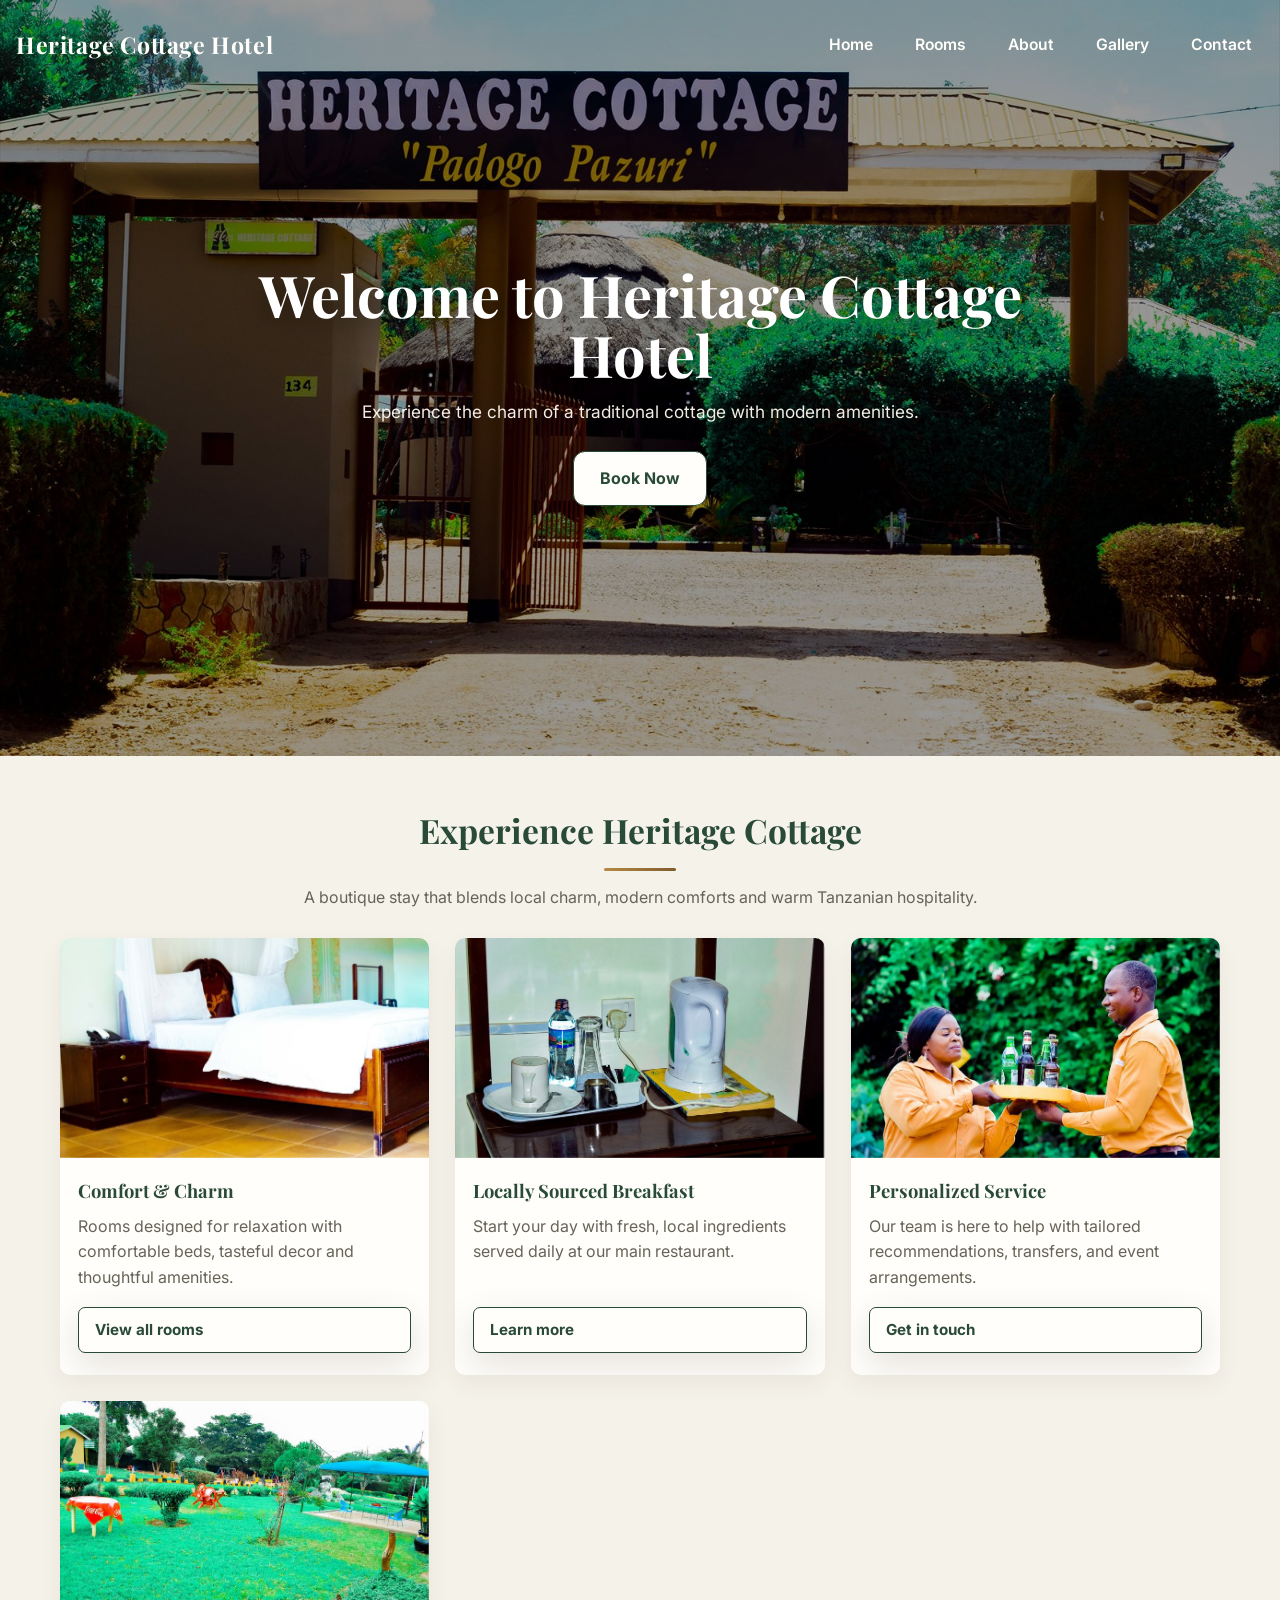
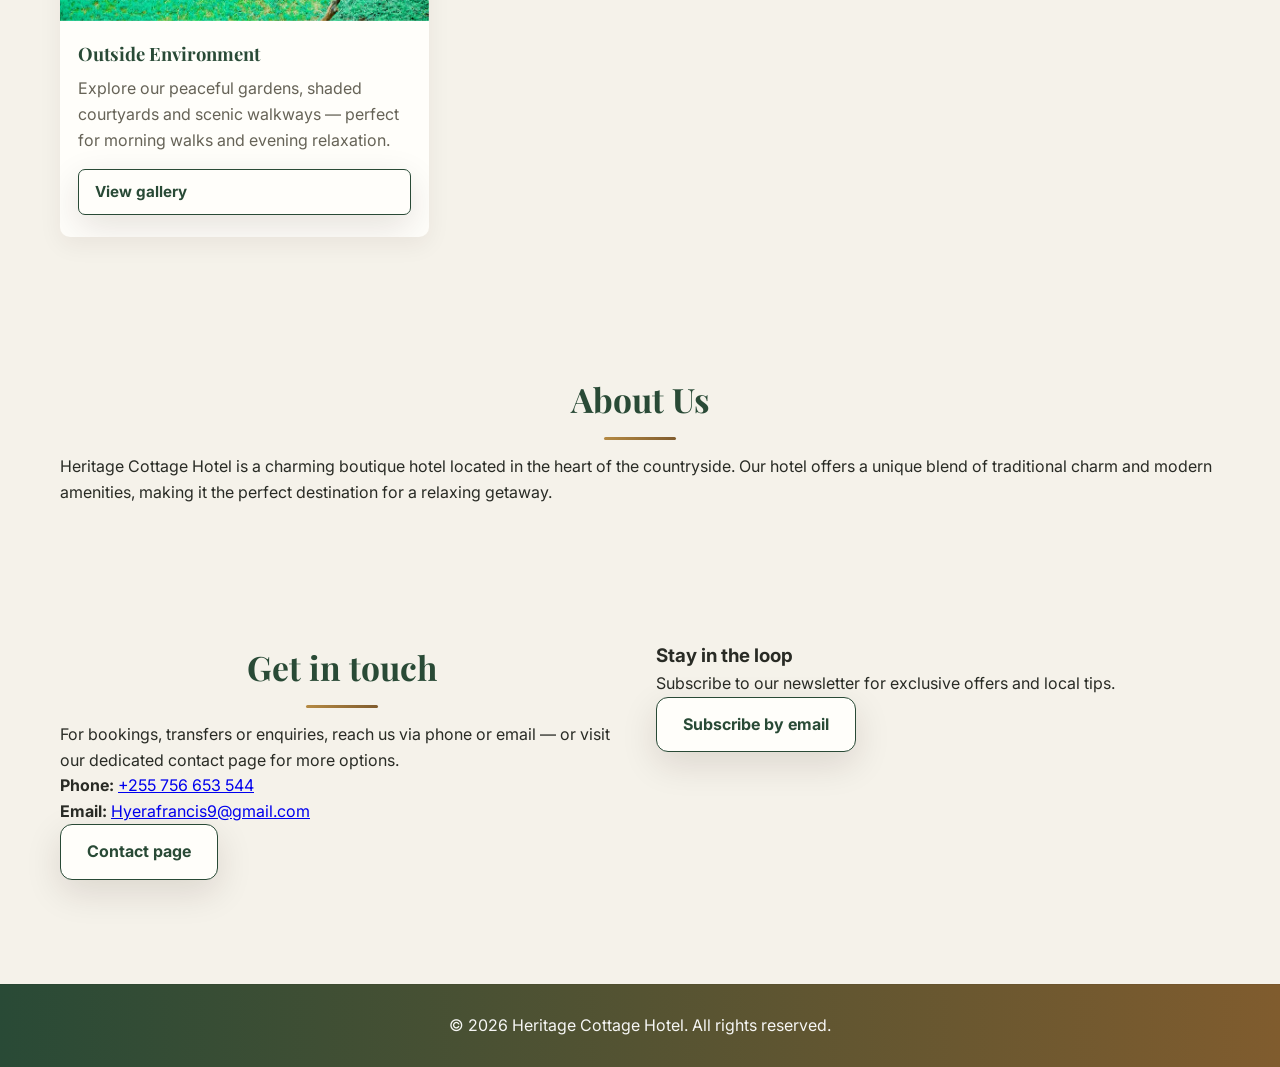
<file: index.html>
<!DOCTYPE html>
<html lang="en">
<head>
    <meta charset="UTF-8">
    <meta name="viewport" content="width=device-width, initial-scale=1.0">
    <title>Heritage Cottage Hotel</title>
    <meta name="theme-color" content="#f5f2ea">
    <link rel="preconnect" href="https://fonts.googleapis.com">
    <link rel="preconnect" href="https://fonts.gstatic.com" crossorigin>
    <link href="https://fonts.googleapis.com/css2?family=Inter:wght@300;400;600&family=Playfair+Display:wght@400;700&display=swap" rel="stylesheet">
    <link rel="stylesheet" href="styles.css">
    <script src="animations.js?v=2" defer></script>
</head>
<body>
    <header>
        <div class="container">
            <h1 data-animation="animate--fade-in">Heritage Cottage Hotel</h1>
            <nav id="primary-navigation" aria-label="Primary" data-animation="animate--fade-up">
                <ul>
                    <li><a href="#home" aria-current="page">Home</a></li>
                    <li><a href="rooms.html">Rooms</a></li>
                    <li><a href="about.html">About</a></li>
                    <li><a href="gallery.html">Gallery</a></li>
                    <li><a href="contact.html">Contact</a></li>
                </ul>
            </nav>
            <button class="nav-toggle" type="button" aria-label="Open navigation menu" aria-controls="primary-navigation" aria-expanded="false">
                <span></span>
                <span></span>
                <span></span>
            </button>
        </div>


    </header>

    <main>
    <section id="home" class="hero">
            <div class="slides" aria-hidden="true">
                <div class="slide is-active" style="background-image:url('assets/images/1600/IMG_9628.JPG')"></div>
                <div class="slide" style="background-image:url('assets/images/1600/IMG_9624.JPG')"></div>
                <div class="slide" style="background-image:url('assets/images/1600/IMG_9625.JPG')"></div>
            </div>
            <div class="hero-content" data-animation="animate--scale-in">
            <h2>Welcome to Heritage Cottage Hotel</h2>
            <p>Experience the charm of a traditional cottage with modern amenities.</p>
            <a href="rooms.html" class="btn">Book Now</a>
        </div>
    </section>

    <section id="highlights" class="rooms">
        <div class="container">
            <h2 data-animation="animate--fade-up">Experience Heritage Cottage</h2>
            <p class="section-sub" data-animation="animate--fade-up">A boutique stay that blends local charm, modern comforts and warm Tanzanian hospitality.</p>

            <div class="room-grid">
                <div class="room-card" data-animation="animate--fade-up">
                    <img src="assets/images/1600/AV8A9602.JPG" srcset="assets/images/800/AV8A9602.JPG 800w, assets/images/1600/AV8A9602.JPG 1600w" sizes="(max-width: 760px) 100vw, (max-width: 1100px) 50vw, 33vw" loading="lazy" decoding="async" alt="Cozy Rooms">
                    <div class="card-body">
                        <h3>Comfort & Charm</h3>
                        <p class="room-desc">Rooms designed for relaxation with comfortable beds, tasteful decor and thoughtful amenities.</p>
                        <a href="rooms.html" class="btn">View all rooms</a>
                    </div>
                </div>

                <div class="room-card" data-animation="animate--fade-up">
                    <img src="assets/images/1600/_DSC0297.jpg" srcset="assets/images/800/_DSC0297.jpg 800w, assets/images/1600/_DSC0297.jpg 1600w" sizes="(max-width: 760px) 100vw, (max-width: 1100px) 50vw, 33vw" loading="lazy" decoding="async" alt="Local Breakfast">
                    <div class="card-body">
                        <h3>Locally Sourced Breakfast</h3>
                        <p class="room-desc">Start your day with fresh, local ingredients served daily at our main restaurant.</p>
                        <a href="about.html" class="btn">Learn more</a>
                    </div>
                </div>

                <div class="room-card">
                    <img src="assets/images/1600/_DSC0187.jpg" srcset="assets/images/800/_DSC0187.jpg 800w, assets/images/1600/_DSC0187.jpg 1600w" sizes="(max-width: 760px) 100vw, (max-width: 1100px) 50vw, 33vw" loading="lazy" decoding="async" alt="Warm Service">
                    <div class="card-body">
                        <h3>Personalized Service</h3>
                        <p class="room-desc">Our team is here to help with tailored recommendations, transfers, and event arrangements.</p>
                        <a href="contact.html" class="btn">Get in touch</a>
                    </div>
                </div>

                <div class="room-card">
                    <img src="assets/images/1600/_DSC0043.jpg" srcset="assets/images/800/_DSC0043.jpg 800w, assets/images/1600/_DSC0043.jpg 1600w" sizes="(max-width: 760px) 100vw, (max-width: 1100px) 50vw, 33vw" loading="lazy" decoding="async" alt="Outside Environment">
                    <div class="card-body">
                        <h3>Outside Environment</h3>
                        <p class="room-desc">Explore our peaceful gardens, shaded courtyards and scenic walkways — perfect for morning walks and evening relaxation.</p>
                        <a href="gallery.html" class="btn">View gallery</a>
                    </div>
                </div>
            </div>
        </div>
    </section>

    <section id="about" class="about">
        <div class="container">
            <h2>About Us</h2>
            <p>Heritage Cottage Hotel is a charming boutique hotel located in the heart of the countryside. Our hotel offers a unique blend of traditional charm and modern amenities, making it the perfect destination for a relaxing getaway.</p>
        </div>
    </section>

    <section id="contact" class="contact">
        <div class="container">
            <div class="home-contact-grid">
                <div class="home-contact-column">
                    <h2>Get in touch</h2>
                    <p>For bookings, transfers or enquiries, reach us via phone or email — or visit our dedicated contact page for more options.</p>
                    <p><strong>Phone:</strong> <a href="tel:+255756653544">+255 756 653 544</a></p>
                    <p><strong>Email:</strong> <a href="mailto:Hyerafrancis9@gmail.com">Hyerafrancis9@gmail.com</a></p>
                    <p><a href="contact.html" class="btn">Contact page</a></p>
                </div>

                <div class="home-contact-column">
                    <h3>Stay in the loop</h3>
                    <p>Subscribe to our newsletter for exclusive offers and local tips.</p>
                    <p><a class="btn" href="mailto:Hyerafrancis9@gmail.com?subject=Newsletter%20subscription&amp;body=Please%20add%20my%20email%20address%20to%20the%20newsletter.%0AEmail%3A%20">Subscribe by email</a></p>
                </div>
            </div>
        </div>
    </section>
    </main>

    <footer>
        <div class="container">
            <p>&copy; <span data-current-year></span> Heritage Cottage Hotel. All rights reserved.</p>
        </div>
    </footer>
</body>
</html>
</file>
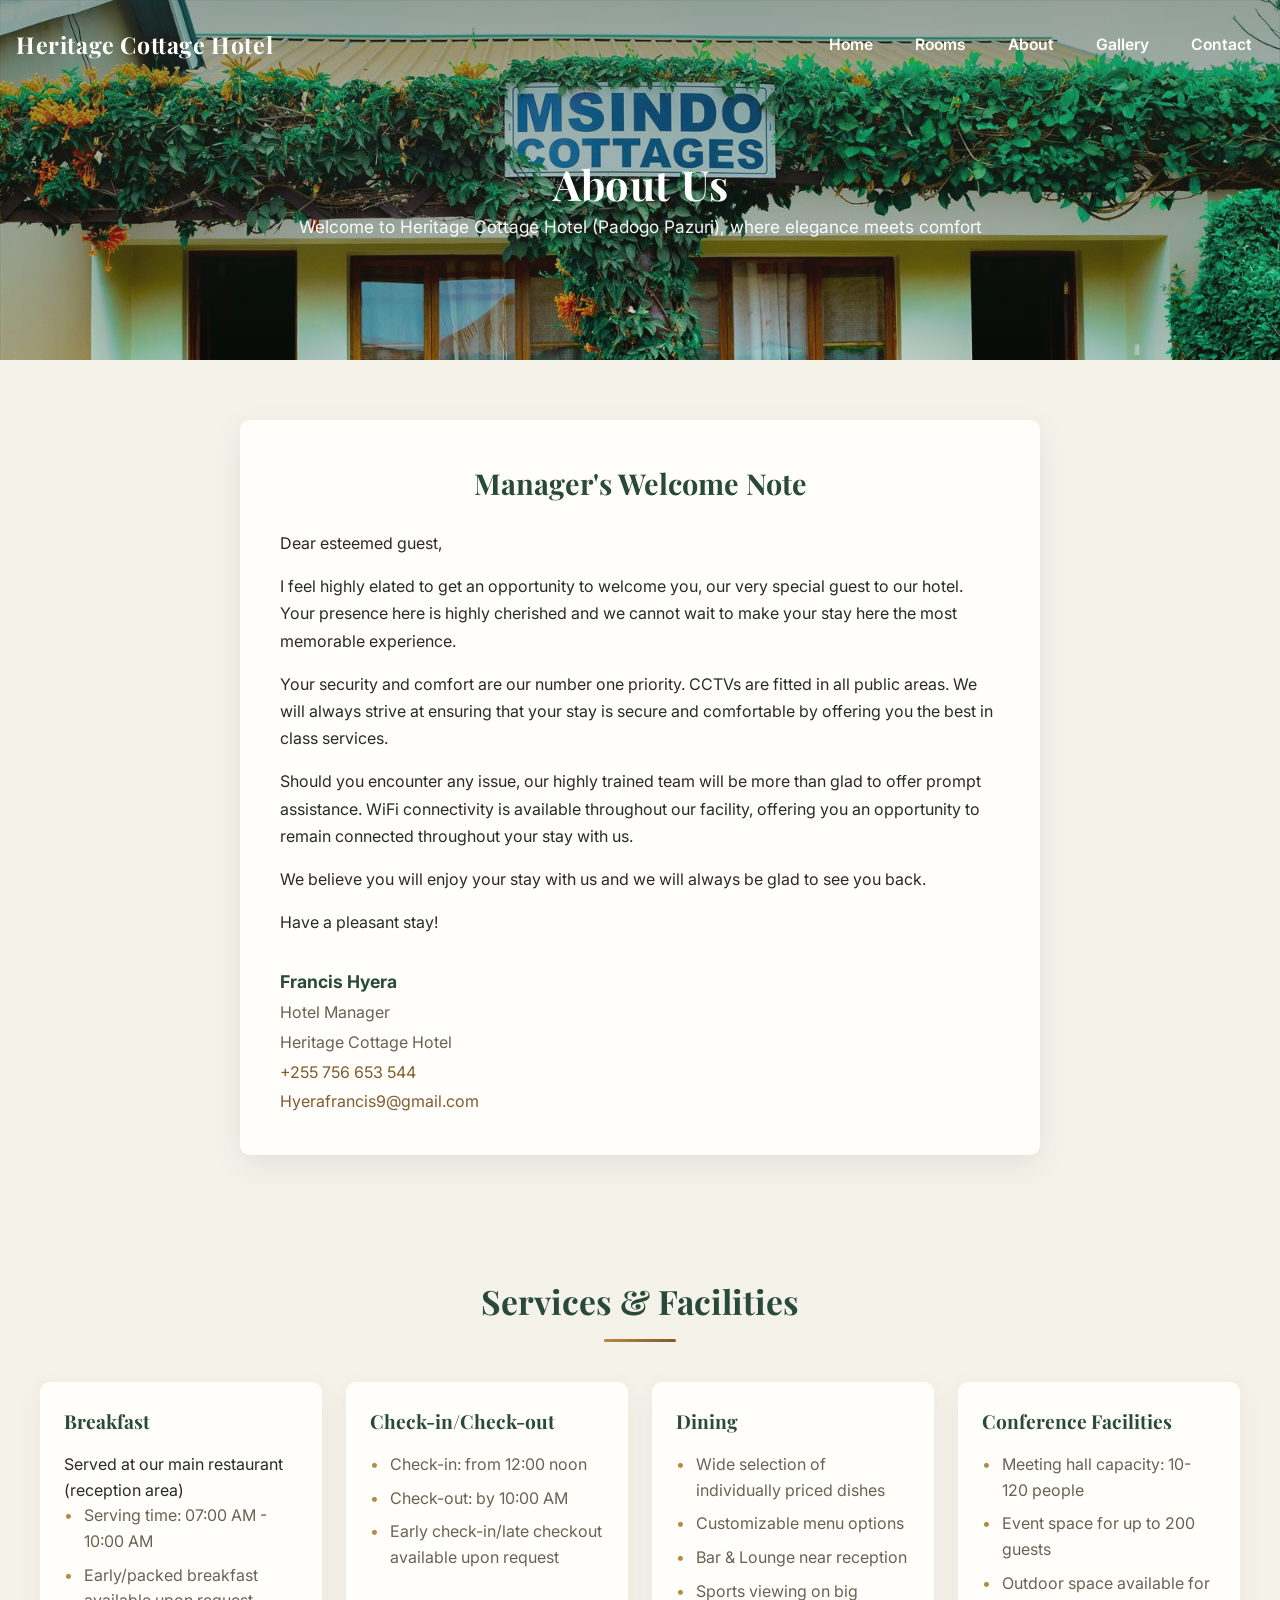
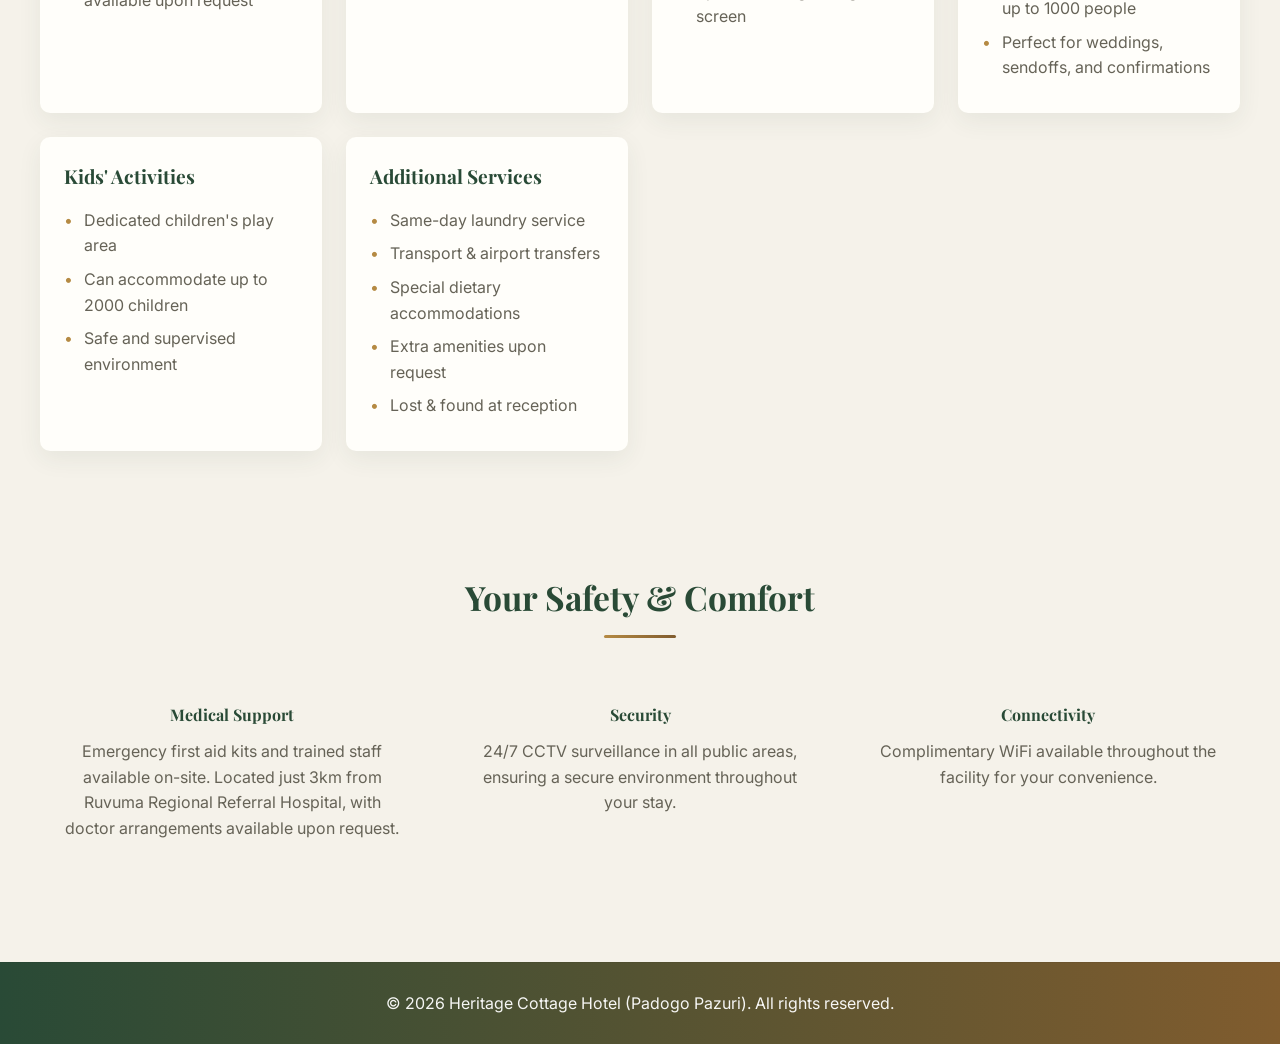
<file: about.html>
<!DOCTYPE html>
<html lang="en">
<head>
    <meta charset="UTF-8">
    <meta name="viewport" content="width=device-width, initial-scale=1.0">
    <title>About Us — Heritage Cottage Hotel</title>
    <meta name="theme-color" content="#f5f2ea">
    <link rel="preconnect" href="https://fonts.googleapis.com">
    <link rel="preconnect" href="https://fonts.gstatic.com" crossorigin>
    <link href="https://fonts.googleapis.com/css2?family=Inter:wght@300;400;600&family=Playfair+Display:wght@400;700&display=swap" rel="stylesheet">
    <link rel="stylesheet" href="styles.css">
    <link rel="stylesheet" href="about.css">
    <script src="animations.js?v=2" defer></script>
</head>
<body>
    <header>
        <div class="container">
            <h1 data-animation="animate--fade-in">Heritage Cottage Hotel</h1>
            <nav id="primary-navigation" aria-label="Primary" data-animation="animate--fade-up">
                <ul>
                    <li><a href="index.html#home">Home</a></li>
                    <li><a href="rooms.html">Rooms</a></li>
                    <li><a href="about.html" aria-current="page">About</a></li>
                    <li><a href="gallery.html">Gallery</a></li>
                    <li><a href="contact.html">Contact</a></li>
                </ul>
            </nav>
        <button class="nav-toggle" type="button" aria-label="Open navigation menu" aria-controls="primary-navigation" aria-expanded="false">
            <span></span>
            <span></span>
            <span></span>
        </button>
        </div>
    </header>

    <main>
        <section class="hero about-hero">
            <div class="hero-content" data-animation="animate--scale-in">
                <h2>About Us</h2>
                <p class="hero-sub">Welcome to Heritage Cottage Hotel (Padogo Pazuri), where elegance meets comfort</p>
            </div>
        </section>

        <section class="welcome container">
            <div class="manager-note" data-animation="animate--fade-up">
                <div class="note-content">
                    <h3 data-animation="animate--fade-up">Manager's Welcome Note</h3>
                    <div class="message" data-animation="animate--fade-up">
                        <p>Dear esteemed guest,</p>
                        <p>I feel highly elated to get an opportunity to welcome you, our very special guest to our hotel. Your presence here is highly cherished and we cannot wait to make your stay here the most memorable experience.</p>
                        <p>Your security and comfort are our number one priority. CCTVs are fitted in all public areas. We will always strive at ensuring that your stay is secure and comfortable by offering you the best in class services.</p>
                        <p>Should you encounter any issue, our highly trained team will be more than glad to offer prompt assistance. WiFi connectivity is available throughout our facility, offering you an opportunity to remain connected throughout your stay with us.</p>
                        <p>We believe you will enjoy your stay with us and we will always be glad to see you back.</p>
                        <p>Have a pleasant stay!</p>
                        <div class="signature">
                            <strong>Francis Hyera</strong>
                            <span>Hotel Manager</span>
                            <span>Heritage Cottage Hotel</span>
                            <a href="tel:+255756653544">+255 756 653 544</a>
                            <a href="mailto:Hyerafrancis9@gmail.com">Hyerafrancis9@gmail.com</a>
                        </div>
                    </div>
                </div>
            </div>
        </section>

        <section class="services-facilities container">
            <h2 class="section-title">Services & Facilities</h2>
            
            <div class="services-grid">
                <div class="service-card">
                    <h4>Breakfast</h4>
                    <p>Served at our main restaurant (reception area)</p>
                    <ul>
                        <li>Serving time: 07:00 AM - 10:00 AM</li>
                        <li>Early/packed breakfast available upon request</li>
                    </ul>
                </div>

                <div class="service-card">
                    <h4>Check-in/Check-out</h4>
                    <ul>
                        <li>Check-in: from 12:00 noon</li>
                        <li>Check-out: by 10:00 AM</li>
                        <li>Early check-in/late checkout available upon request</li>
                    </ul>
                </div>

                <div class="service-card">
                    <h4>Dining</h4>
                    <ul>
                        <li>Wide selection of individually priced dishes</li>
                        <li>Customizable menu options</li>
                        <li>Bar & Lounge near reception</li>
                        <li>Sports viewing on big screen</li>
                    </ul>
                </div>

                <div class="service-card">
                    <h4>Conference Facilities</h4>
                    <ul>
                        <li>Meeting hall capacity: 10-120 people</li>
                        <li>Event space for up to 200 guests</li>
                        <li>Outdoor space available for up to 1000 people</li>
                        <li>Perfect for weddings, sendoffs, and confirmations</li>
                    </ul>
                </div>

                <div class="service-card">
                    <h4>Kids' Activities</h4>
                    <ul>
                        <li>Dedicated children's play area</li>
                        <li>Can accommodate up to 2000 children</li>
                        <li>Safe and supervised environment</li>
                    </ul>
                </div>

                <div class="service-card">
                    <h4>Additional Services</h4>
                    <ul>
                        <li>Same-day laundry service</li>
                        <li>Transport & airport transfers</li>
                        <li>Special dietary accommodations</li>
                        <li>Extra amenities upon request</li>
                        <li>Lost & found at reception</li>
                    </ul>
                </div>
            </div>
        </section>

        <section class="safety container">
            <h2 class="section-title">Your Safety & Comfort</h2>
            <div class="safety-grid">
                <div class="safety-item">
                    <h4>Medical Support</h4>
                    <p>Emergency first aid kits and trained staff available on-site. Located just 3km from Ruvuma Regional Referral Hospital, with doctor arrangements available upon request.</p>
                </div>
                <div class="safety-item">
                    <h4>Security</h4>
                    <p>24/7 CCTV surveillance in all public areas, ensuring a secure environment throughout your stay.</p>
                </div>
                <div class="safety-item">
                    <h4>Connectivity</h4>
                    <p>Complimentary WiFi available throughout the facility for your convenience.</p>
                </div>
            </div>
        </section>
    </main>

    <footer>
        <div class="container">
            <p>&copy; <span data-current-year></span> Heritage Cottage Hotel (Padogo Pazuri). All rights reserved.</p>
        </div>
    </footer>
</body>
</html>
</file>
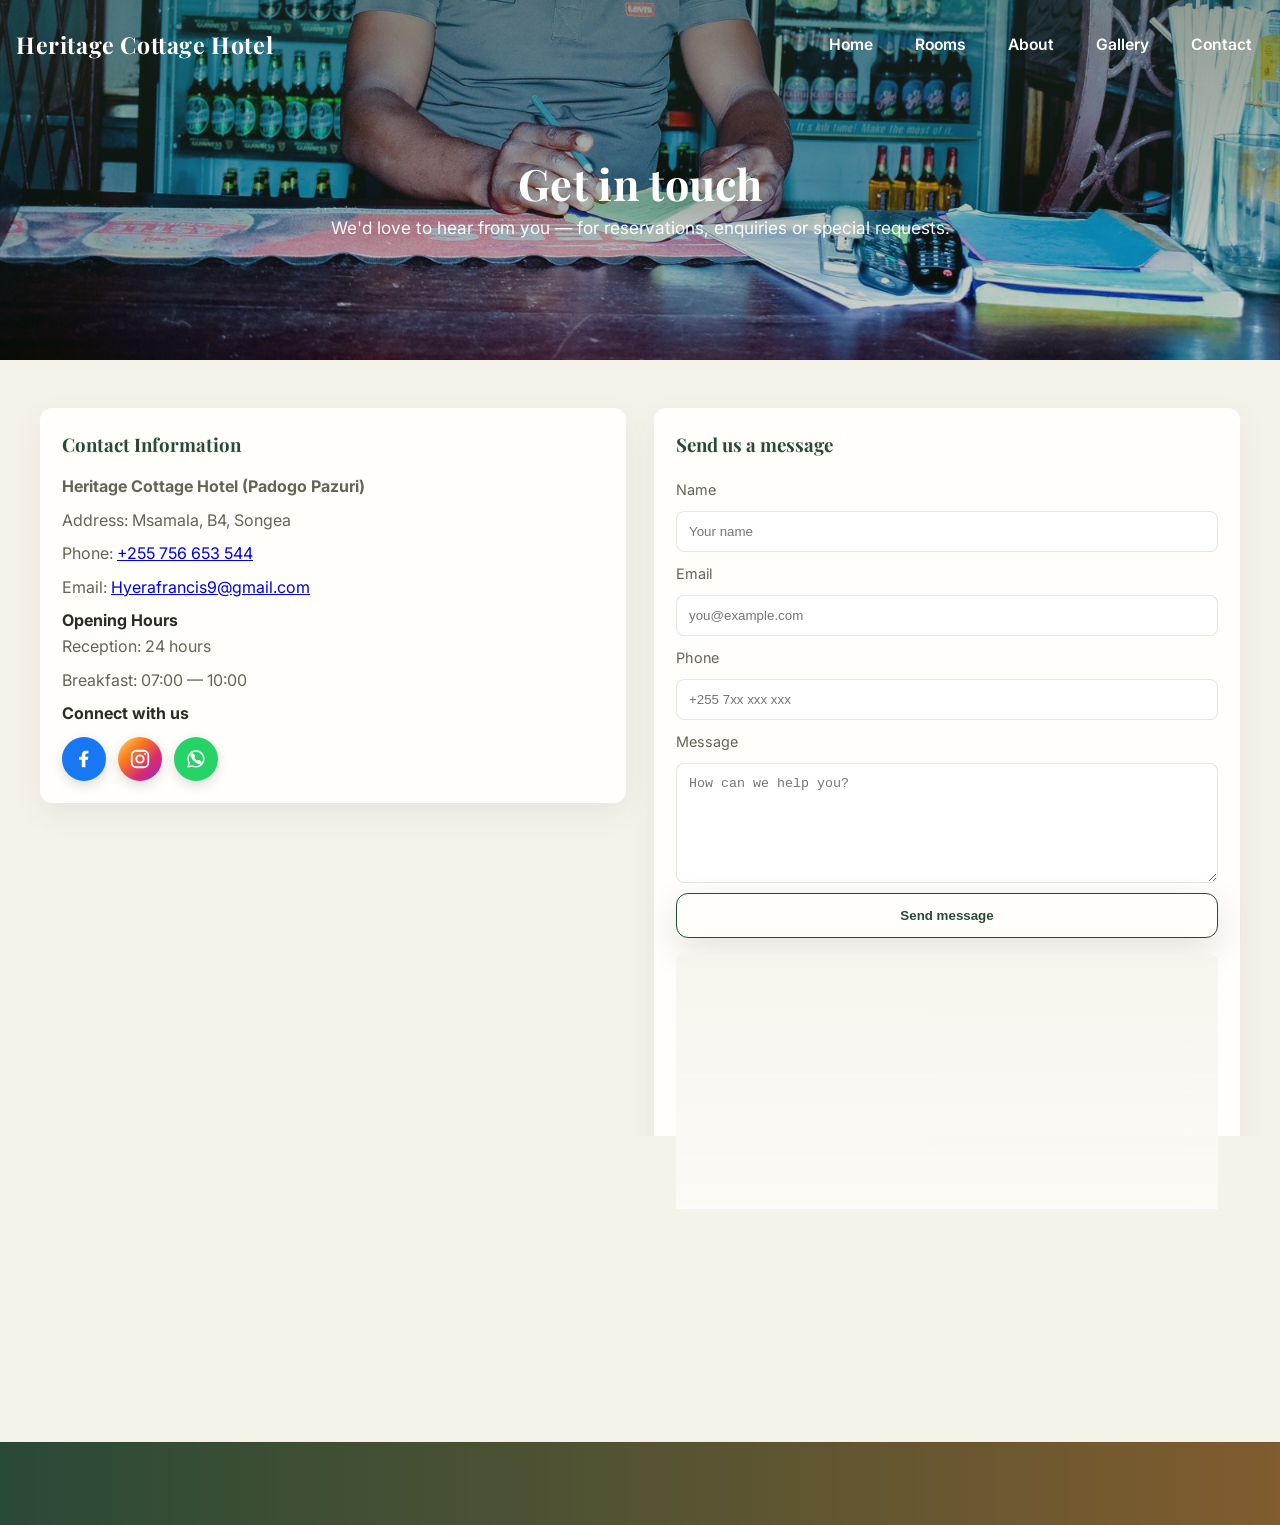
<file: contact.html>
<!DOCTYPE html>
<html lang="en">
<head>
    <meta charset="utf-8">
    <meta name="viewport" content="width=device-width,initial-scale=1">
    <title>Contact — Heritage Cottage Hotel</title>
    <meta name="theme-color" content="#f5f2ea">
    <link rel="preconnect" href="https://fonts.googleapis.com">
    <link rel="preconnect" href="https://fonts.gstatic.com" crossorigin>
    <link href="https://fonts.googleapis.com/css2?family=Inter:wght@300;400;600&family=Playfair+Display:wght@400;700&display=swap" rel="stylesheet">
    <link rel="stylesheet" href="styles.css">
    <link rel="stylesheet" href="contact.css">
    <script src="animations.js?v=2" defer></script>
</head>
<body>
    <header>
        <div class="container">
            <h1 data-animation="animate--fade-in">Heritage Cottage Hotel</h1>
            <nav id="primary-navigation" aria-label="Primary" data-animation="animate--fade-up">
                <ul>
                    <li><a href="index.html#home">Home</a></li>
                    <li><a href="rooms.html">Rooms</a></li>
                    <li><a href="about.html">About</a></li>
                    <li><a href="gallery.html">Gallery</a></li>
                    <li><a href="contact.html" aria-current="page">Contact</a></li>
                </ul>
            </nav>
        <button class="nav-toggle" type="button" aria-label="Open navigation menu" aria-controls="primary-navigation" aria-expanded="false">
            <span></span>
            <span></span>
            <span></span>
        </button>
        </div>
    </header>

    <main>
        <section class="hero contact-hero">
            <div class="hero-content" data-animation="animate--scale-in">
                <h2>Get in touch</h2>
                <p class="hero-sub">We'd love to hear from you — for reservations, enquiries or special requests.</p>
            </div>
        </section>

        <section class="contact-section container">
            <div class="contact-grid">
                <div class="contact-card contact-info" data-animation="animate--fade-up">
                    <h3>Contact Information</h3>
                    <p><strong>Heritage Cottage Hotel (Padogo Pazuri)</strong></p>
                    <p>Address: Msamala, B4, Songea
</p>
                    <p>Phone: <a href="tel:+255756653544">+255 756 653 544</a></p>
                    <p>Email: <a href="mailto:Hyerafrancis9@gmail.com">Hyerafrancis9@gmail.com</a></p>

                    <h4>Opening Hours</h4>
                    <p>Reception: 24 hours</p>
                    <p>Breakfast: 07:00 — 10:00</p>

                    <div class="social">
                        <h4>Connect with us</h4>
                        <div class="social-icons">
                            <a href="https://www.facebook.com/heritagecottage/" aria-label="Facebook" class="social-link social-link--facebook">
                                <svg width="22" height="22" viewBox="0 0 24 24" aria-hidden="true" focusable="false">
                                    <path d="M13.5 21v-8.2h2.8l.4-3.2h-3.2V7.5c0-.9.3-1.6 1.6-1.6h1.7V3.1c-.3 0-1.4-.1-2.7-.1-2.7 0-4.5 1.6-4.5 4.7v1.9H6.7v3.2h2.9V21h3.9z" fill="currentColor"/>
                                </svg>
                            </a>
                            <a href="https://www.instagram.com/heritage_cottage_hotel?utm_source=ig_web_button_share_sheet&igsh=ZDNlZDc0MzIxNw==" aria-label="Instagram" class="social-link social-link--instagram">
                                <svg width="22" height="22" viewBox="0 0 24 24" aria-hidden="true" focusable="false">
                                    <rect x="3" y="3" width="18" height="18" rx="5" fill="none" stroke="currentColor" stroke-width="2"/>
                                    <circle cx="12" cy="12" r="4" fill="none" stroke="currentColor" stroke-width="2"/>
                                    <circle cx="17.5" cy="6.5" r="1" fill="currentColor"/>
                                </svg>
                            </a>
                            <a href="https://wa.me/255756653544?text=Hello%20Heritage%20Cottage%20Hotel%2C%20I'd%20like%20to%20inquire%20about%20your%20rooms%20and%20services." aria-label="WhatsApp" class="social-link social-link--whatsapp" target="_blank" rel="noopener">
                                <svg width="22" height="22" viewBox="0 0 24 24" aria-hidden="true" focusable="false">
                                    <path d="M12 3.25a8.6 8.6 0 0 0-7.4 12.98L3.4 20.6l4.52-1.15A8.6 8.6 0 1 0 12 3.25Z" fill="none" stroke="currentColor" stroke-width="1.5" stroke-linecap="round" stroke-linejoin="round"/>
                                    <path d="M7.1 6.4a1 1 0 0 1 1.5-.3l2 1.6a1 1 0 0 1 .3 1.2l-.7 1.6a9.9 9.9 0 0 0 3.3 3.3l1.6-.7a1 1 0 0 1 1.2.3l1.6 2a1 1 0 0 1-.3 1.5c-.8.5-1.8.8-2.7.5a14.8 14.8 0 0 1-8.8-8.8c-.3-.9 0-1.9.5-2.7z" fill="currentColor"/>
                                </svg>
                            </a>
                        </div>
                    </div>
                </div>

                <div class="contact-card contact-form" data-animation="animate--fade-up">
                    <h3>Send us a message</h3>
                    <form action="https://formspree.io/f/xnnlqnyk" method="post" class="contact-form-el" data-animation="animate--fade-up">
                        <label for="name">Name</label>
                        <input id="name" name="name" type="text" placeholder="Your name" required>

                        <label for="email">Email</label>
                        <input id="email" name="email" type="email" placeholder="you@example.com" required>

                        <label for="phone">Phone</label>
                        <input id="phone" name="phone" type="tel" placeholder="+255 7xx xxx xxx">

                        <label for="message">Message</label>
                        <textarea id="message" name="message" placeholder="How can we help you?" required></textarea>

                        <button type="submit" class="btn">Send message</button>
                    </form>

                    <div class="map-placeholder" data-animation="animate--fade-up">
                        <!-- Embedded Google Map for Msamala, B4, Songea -->
                        <iframe
                            class="map-embed"
                            title="Map showing Heritage Cottage Hotel in Songea"
                            src="https://www.google.com/maps?q=Heritage+Cottage+Hotel+Msamala+B4+Songea&z=17&output=embed"
                            width="100%"
                            height="300"
                            allowfullscreen=""
                            loading="lazy"
                            referrerpolicy="no-referrer-when-downgrade"></iframe>
                        <p class="map-note">Location: Msamala, B4, Songea</p>
                        <p class="map-open-link"><a class="map-link" href="https://www.google.com/maps/search/?api=1&query=Heritage+Cottage+Hotel+Msamala+B4+Songea" target="_blank" rel="noopener">Open in Google Maps</a></p>
                    </div>
                </div>
            </div>
        </section>

    </main>

    <footer>
        <div class="container">
            <p>&copy; <span data-current-year></span> Heritage Cottage Hotel. All rights reserved.</p>
        </div>
    </footer>
</body>
</html>
</file>
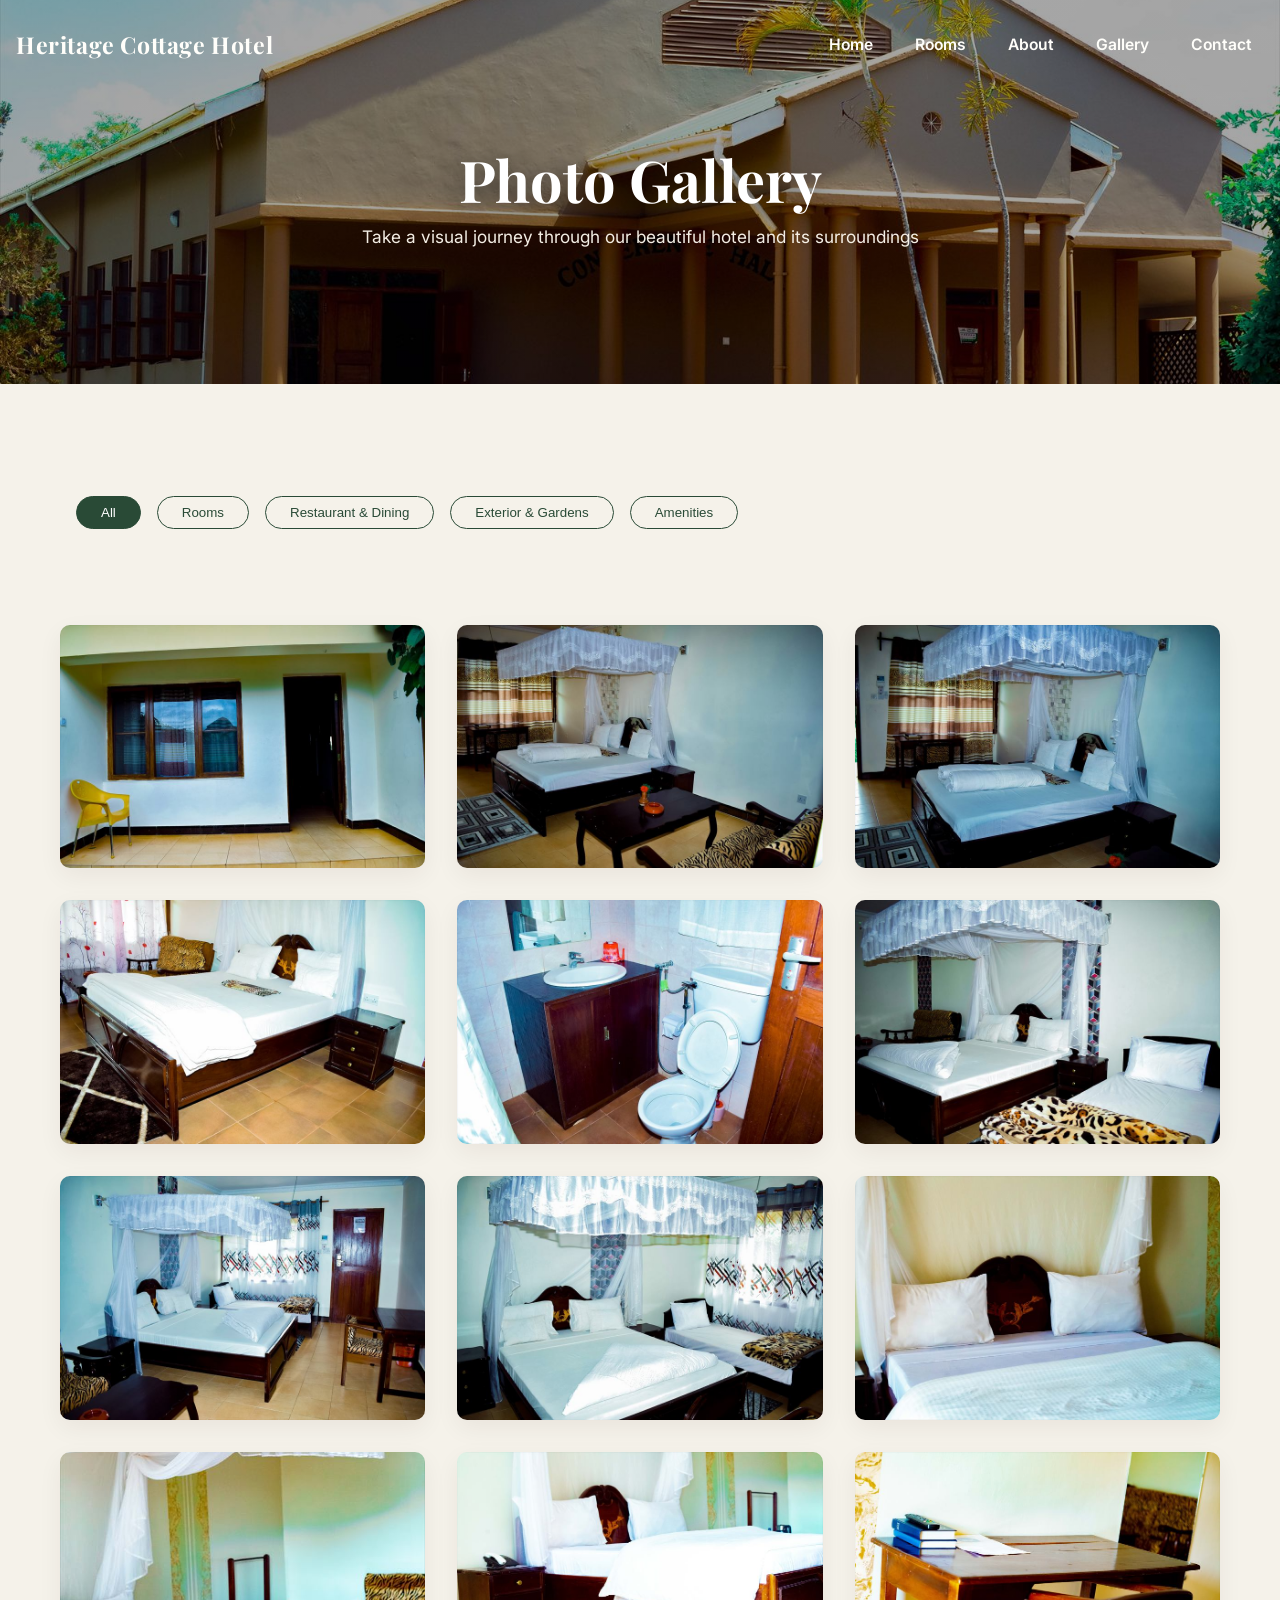
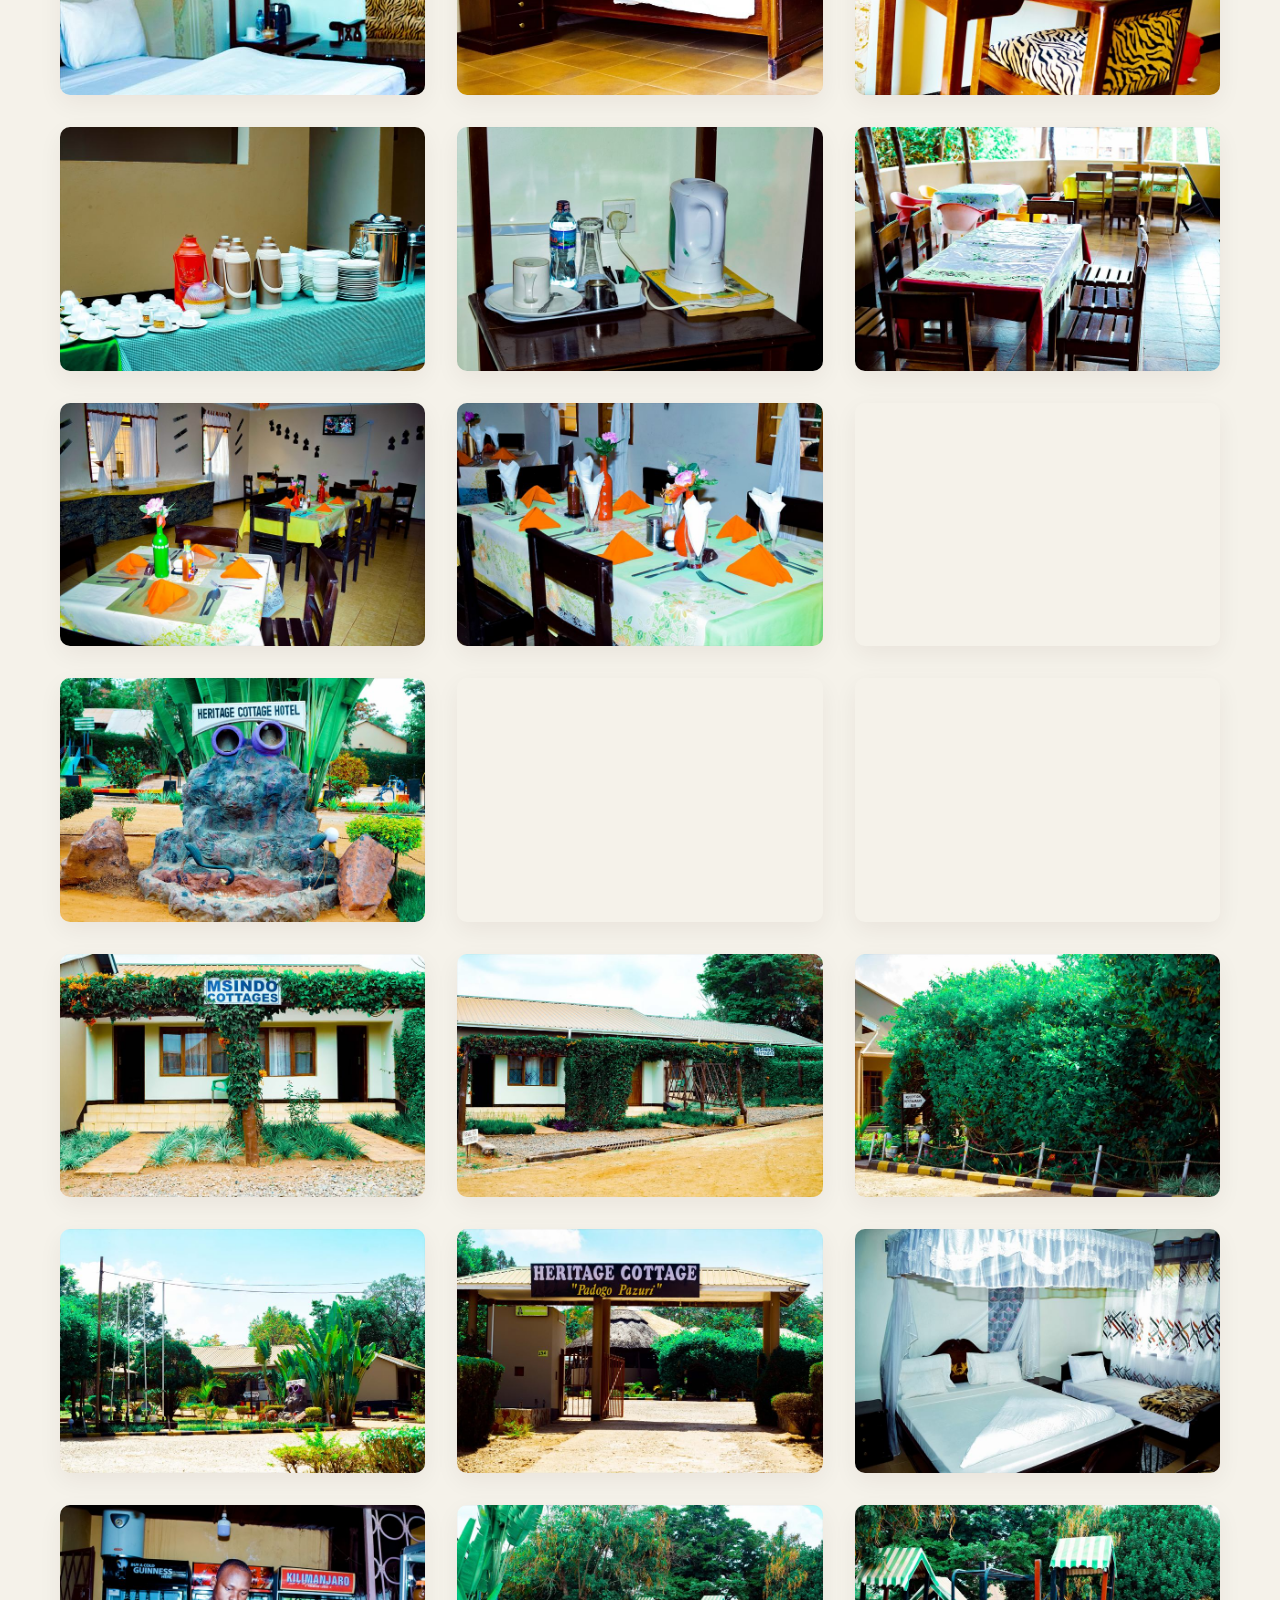
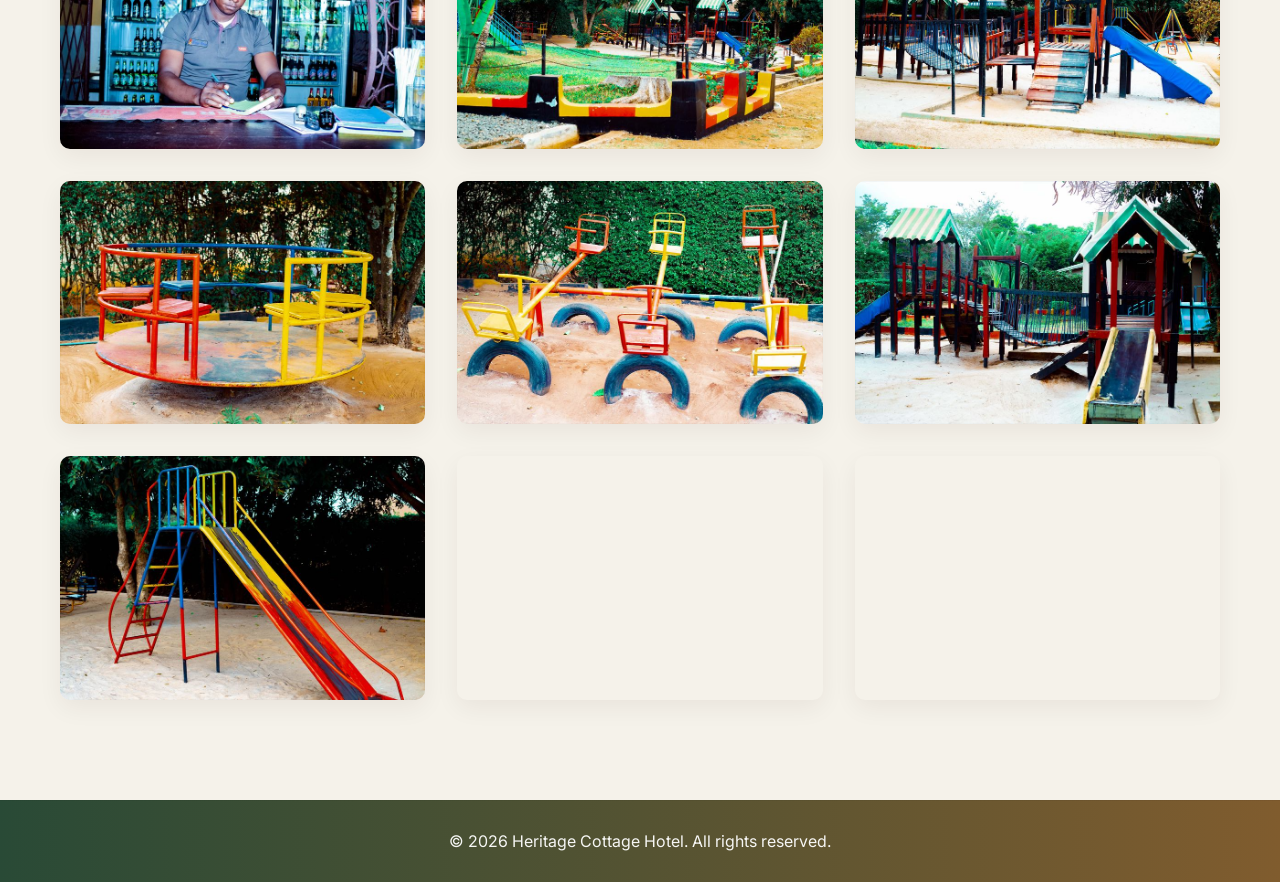
<file: gallery.html>
<!DOCTYPE html>
<html lang="en">
<head>
    <meta charset="UTF-8">
    <meta name="viewport" content="width=device-width, initial-scale=1.0">
    <title>Gallery — Heritage Cottage Hotel</title>
    <meta name="theme-color" content="#f5f2ea">
    <link rel="preconnect" href="https://fonts.googleapis.com">
    <link rel="preconnect" href="https://fonts.gstatic.com" crossorigin>
    <link href="https://fonts.googleapis.com/css2?family=Inter:wght@300;400;600&family=Playfair+Display:wght@400;700&display=swap" rel="stylesheet">
    <link rel="stylesheet" href="styles.css">
    <link rel="stylesheet" href="gallery.css">
    <script src="animations.js?v=2" defer></script>
</head>
<body>
    <header>
        <div class="container">
            <h1 data-animation="animate--fade-in">Heritage Cottage Hotel</h1>
            <nav id="primary-navigation" aria-label="Primary" data-animation="animate--fade-up">
                <ul>
                    <li><a href="index.html#home">Home</a></li>
                    <li><a href="rooms.html">Rooms</a></li>
                    <li><a href="about.html">About</a></li>
                    <li><a href="gallery.html" aria-current="page">Gallery</a></li>
                    <li><a href="contact.html">Contact</a></li>
                </ul>
            </nav>
        <button class="nav-toggle" type="button" aria-label="Open navigation menu" aria-controls="primary-navigation" aria-expanded="false">
            <span></span>
            <span></span>
            <span></span>
        </button>

        </div>
    </header>

    <main>
        <section class="hero gallery-hero">
            <div class="hero-content" data-animation="animate--scale-in">
                  <h2>Photo Gallery</h2>
                  <p class="hero-sub">Take a visual journey through our beautiful hotel and its surroundings</p>
            </div>
        </section>

        <section class="container">
            <div class="gallery-categories" data-animation="animate--fade-up">
                <button class="category-btn active" type="button" data-category="all" aria-pressed="true">All</button>
                <button class="category-btn" type="button" data-category="rooms" aria-pressed="false">Rooms</button>
                <button class="category-btn" type="button" data-category="dining" aria-pressed="false">Restaurant & Dining</button>
                <button class="category-btn" type="button" data-category="exterior" aria-pressed="false">Exterior & Gardens</button>
                <button class="category-btn" type="button" data-category="amenities" aria-pressed="false">Amenities</button>
            </div>

            <div class="gallery-grid">
                <!-- Rooms -->
                <div class="gallery-item" data-category="rooms" data-animation="animate--fade-up">
                    <img src="assets/images/1600/_DSC0006.jpg" srcset="assets/images/800/_DSC0006.jpg 800w, assets/images/1600/_DSC0006.jpg 1600w" sizes="(max-width: 760px) 100vw, (max-width: 1100px) 50vw, 33vw" loading="lazy" decoding="async" alt="Hotel architecture">
                    <div class="gallery-caption">
                        <h3>Architecturally Striking</h3>
                        <p>Stunning structures with comfortable looks</p>
                    </div>
                </div>

                <div class="gallery-item" data-category="rooms" data-animation="animate--fade-up">
                    <img src="assets/images/1600/_DSC0009.jpg" srcset="assets/images/800/_DSC0009.jpg 800w, assets/images/1600/_DSC0009.jpg 1600w" sizes="(max-width: 760px) 100vw, (max-width: 1100px) 50vw, 33vw" loading="lazy" decoding="async" alt="Rosewood room interior">
                    <div class="gallery-caption">
                        <h3>Rosewood room</h3>
                        <p>An inviting comfortable room for our guests</p>
                    </div>
                </div>

                <div class="gallery-item" data-category="rooms" data-animation="animate--fade-up">
                    <img src="assets/images/1600/_DSC0013.jpg" srcset="assets/images/800/_DSC0013.jpg 800w, assets/images/1600/_DSC0013.jpg 1600w" sizes="(max-width: 760px) 100vw, (max-width: 1100px) 50vw, 33vw" loading="lazy" decoding="async" alt="Guest room interior">
                    <div class="gallery-caption">
                        <!-- <h3>Rosewood room</h3> -->
                        <!-- <p>An inviting comfortable room for our guests</p> -->
                    </div>
                </div>

                <div class="gallery-item" data-category="rooms" data-animation="animate--fade-up">
                    <img src="assets/images/1600/_DSC0280.jpg" srcset="assets/images/800/_DSC0280.jpg 800w, assets/images/1600/_DSC0280.jpg 1600w" sizes="(max-width: 760px) 100vw, (max-width: 1100px) 50vw, 33vw" loading="lazy" decoding="async" alt="Guest room interior">
                    <div class="gallery-caption">
                        <!-- <h3>Rosewood room</h3> -->
                        <!-- <p>An inviting comfortable room for our guests</p> -->
                    </div>
                </div>

                <div class="gallery-item" data-category="rooms" data-animation="animate--fade-up">
                    <img src="assets/images/1600/_DSC0286.jpg" srcset="assets/images/800/_DSC0286.jpg 800w, assets/images/1600/_DSC0286.jpg 1600w" sizes="(max-width: 760px) 100vw, (max-width: 1100px) 50vw, 33vw" loading="lazy" decoding="async" alt="Self-contained washroom">
                    <div class="gallery-caption">
                        <!-- <h3>Rosewood room</h3> -->
                        <!-- <p>An inviting comfortable room for our guests</p> -->
                    </div>
                </div>

                <div class="gallery-item" data-category="rooms" data-animation="animate--fade-up">
                    <img src="assets/images/1600/_DSC0290.jpg" srcset="assets/images/800/_DSC0290.jpg 800w, assets/images/1600/_DSC0290.jpg 1600w" sizes="(max-width: 760px) 100vw, (max-width: 1100px) 50vw, 33vw" loading="lazy" decoding="async" alt="Suite Bedroom">
                    <div class="gallery-caption">
                        <!-- <h3>Safe playgrounds</h3> -->
                        <!-- <p>Let imaginations run wild in our fun-filled play area</p> -->
                    </div>
                </div>

                <div class="gallery-item" data-category="rooms" data-animation="animate--fade-up">
                    <img src="assets/images/1600/_DSC0293.jpg" srcset="assets/images/800/_DSC0293.jpg 800w, assets/images/1600/_DSC0293.jpg 1600w" sizes="(max-width: 760px) 100vw, (max-width: 1100px) 50vw, 33vw" loading="lazy" decoding="async" alt="Guest room interior">
                    <div class="gallery-caption">
                        <!-- <h3>Rosewood room</h3> -->
                        <!-- <p>An inviting comfortable room for our guests</p> -->
                    </div>
                </div>

                <div class="gallery-item" data-category="rooms" data-animation="animate--fade-up">
                    <img src="assets/images/1600/_DSC0295.jpg" srcset="assets/images/800/_DSC0295.jpg 800w, assets/images/1600/_DSC0295.jpg 1600w" sizes="(max-width: 760px) 100vw, (max-width: 1100px) 50vw, 33vw" loading="lazy" decoding="async" alt="Garden view room">
                    <div class="gallery-caption">
                        <!-- <h3>Rosewood room</h3> -->
                        <!-- <p>An inviting comfortable room for our guests</p> -->
                    </div>
                </div>

                <div class="gallery-item" data-category="rooms" data-animation="animate--fade-up">
                    <img src="assets/images/1600/AV8A9606.JPG" srcset="assets/images/800/AV8A9606.JPG 800w, assets/images/1600/AV8A9606.JPG 1600w" sizes="(max-width: 760px) 100vw, (max-width: 1100px) 50vw, 33vw" loading="lazy" decoding="async" alt="Guest room interior">
                    <div class="gallery-caption">
                        <!-- <h3>Rosewood room</h3> -->
                        <!-- <p>An inviting comfortable room for our guests</p> -->
                    </div>
                </div>

                <div class="gallery-item" data-category="rooms" data-animation="animate--fade-up">
                    <img src="assets/images/1600/AV8A9604.JPG" srcset="assets/images/800/AV8A9604.JPG 800w, assets/images/1600/AV8A9604.JPG 1600w" sizes="(max-width: 760px) 100vw, (max-width: 1100px) 50vw, 33vw" loading="lazy" decoding="async" alt="Guest room interior">
                    <div class="gallery-caption">
                        <!-- <h3>Rosewood room</h3> -->
                        <!-- <p>An inviting comfortable room for our guests</p> -->
                    </div>
                </div>
            
                <div class="gallery-item" data-category="rooms" data-animation="animate--fade-up">
                    <img src="assets/images/1600/AV8A9602.JPG" srcset="assets/images/800/AV8A9602.JPG 800w, assets/images/1600/AV8A9602.JPG 1600w" sizes="(max-width: 760px) 100vw, (max-width: 1100px) 50vw, 33vw" loading="lazy" decoding="async" alt="Guest room interior">
                    <div class="gallery-caption">
                        <!-- <h3>Rosewood room</h3> -->
                        <!-- <p>An inviting comfortable room for our guests</p> -->
                    </div>
                </div>

                <div class="gallery-item" data-category="rooms" data-animation="animate--fade-up">
                    <img src="assets/images/1600/AV8A9588.JPG" srcset="assets/images/800/AV8A9588.JPG 800w, assets/images/1600/AV8A9588.JPG 1600w" sizes="(max-width: 760px) 100vw, (max-width: 1100px) 50vw, 33vw" loading="lazy" decoding="async" alt="Spacious work desk">
                    <div class="gallery-caption">
                        <!-- <h3>Rosewood room</h3> -->
                        <!-- <p>An inviting comfortable room for our guests</p> -->
                    </div>
                </div>
            
                <!-- Restaurant & Dining -->
                <div class="gallery-item" data-category="dining" data-animation="animate--fade-up">
                    <img src="assets/images/1600/AV8A9502.JPG" srcset="assets/images/800/AV8A9502.JPG 800w, assets/images/1600/AV8A9502.JPG 1600w" sizes="(max-width: 760px) 100vw, (max-width: 1100px) 50vw, 33vw" loading="lazy" decoding="async" alt="Breakfast">
                    <div class="gallery-caption">
                        <h3>Breakfast Buffet</h3>
                        <p>Start your day with our fresh breakfast selection</p>
                    </div>
                </div>

                <div class="gallery-item" data-category="dining" data-animation="animate--fade-up">
                    <img src="assets/images/1600/_DSC0297.jpg" srcset="assets/images/800/_DSC0297.jpg 800w, assets/images/1600/_DSC0297.jpg 1600w" sizes="(max-width: 760px) 100vw, (max-width: 1100px) 50vw, 33vw" loading="lazy" decoding="async" alt="Breakfast">
                    <div class="gallery-caption">
                        <!-- <h3>Breakfast Buffet</h3> -->
                        <!-- <p>Start your day with our fresh breakfast selection</p> -->
                    </div>
                </div>

                <div class="gallery-item" data-category="dining" data-animation="animate--fade-up">
                    <img src="assets/images/1600/AV8A9513.JPG" srcset="assets/images/800/AV8A9513.JPG 800w, assets/images/1600/AV8A9513.JPG 1600w" sizes="(max-width: 760px) 100vw, (max-width: 1100px) 50vw, 33vw" loading="lazy" decoding="async" alt="Restaurant">
                    <div class="gallery-caption">
                        <h3>Main Restaurant</h3>
                        <p>Enjoy local and international cuisine</p>
                    </div>
                </div>

                <div class="gallery-item" data-category="dining" data-animation="animate--fade-up">
                    <img src="assets/images/1600/_DSC0135.jpg" srcset="assets/images/800/_DSC0135.jpg 800w, assets/images/1600/_DSC0135.jpg 1600w" sizes="(max-width: 760px) 100vw, (max-width: 1100px) 50vw, 33vw" loading="lazy" decoding="async" alt="Restaurant">
                    <div class="gallery-caption">
                        <!-- <h3>Main Restaurant</h3> -->
                        <!-- <p>Enjoy local and international cuisine</p> -->
                    </div>
                </div>

                <div class="gallery-item" data-category="dining" data-animation="animate--fade-up">
                    <img src="assets/images/1600/_DSC0222.jpg" srcset="assets/images/800/_DSC0222.jpg 800w, assets/images/1600/_DSC0222.jpg 1600w" sizes="(max-width: 760px) 100vw, (max-width: 1100px) 50vw, 33vw" loading="lazy" decoding="async" alt="Restaurant">
                    <div class="gallery-caption">
                        <!-- <h3>Main Restaurant</h3> -->
                        <!-- <p>Enjoy local and international cuisine</p> -->
                    </div>
                </div>

                <div class="gallery-item" data-category="dining" data-animation="animate--fade-up">
                    <img src="assets/images/1600/AV8A9509.JPG" srcset="assets/images/800/AV8A9509.JPG 800w, assets/images/1600/AV8A9509.JPG 1600w" sizes="(max-width: 760px) 100vw, (max-width: 1100px) 50vw, 33vw" loading="lazy" decoding="async" alt="Restaurant">
                    <div class="gallery-caption">
                        <!-- <h3>Main Restaurant</h3> -->
                        <!-- <p>Enjoy local and international cuisine</p> -->
                    </div>
                </div>

                <!-- Exterior & Gardens -->
                <div class="gallery-item" data-category="exterior" data-animation="animate--fade-up">
                    <img src="assets/images/1600/AV8A9530.JPG" srcset="assets/images/800/AV8A9530.JPG 800w, assets/images/1600/AV8A9530.JPG 1600w" sizes="(max-width: 760px) 100vw, (max-width: 1100px) 50vw, 33vw" loading="lazy" decoding="async" alt="Hotel Exterior">
                    <div class="gallery-caption">
                        <h3>Hotel Facade</h3>
                        <p>Traditional architecture meets modern design</p>
                    </div>
                </div>

                <div class="gallery-item" data-category="exterior" data-animation="animate--fade-up">
                    <img src="assets/images/1600/AV8A9570.JPG" srcset="assets/images/800/AV8A9570.JPG 800w, assets/images/1600/AV8A9570.JPG 1600w" sizes="(max-width: 760px) 100vw, (max-width: 1100px) 50vw, 33vw" loading="lazy" decoding="async" alt="Garden">
                    <div class="gallery-caption">
                        <h3>Tropical Gardens</h3>
                        <p>Lush landscaped gardens for relaxation</p>
                    </div>
                </div>

                <div class="gallery-item" data-category="exterior" data-animation="animate--fade-up">
                    <img src="assets/images/1600/IMG_9619.JPG" srcset="assets/images/800/IMG_9619.JPG 800w, assets/images/1600/IMG_9619.JPG 1600w" sizes="(max-width: 760px) 100vw, (max-width: 1100px) 50vw, 33vw" loading="lazy" decoding="async" alt="Garden">
                    <div class="gallery-caption">
                        <!-- <h3>Tropical Gardens</h3> -->
                        <!-- <p>Lush landscaped gardens for relaxation</p> -->
                    </div>
                </div>

                <div class="gallery-item" data-category="exterior" data-animation="animate--fade-up">
                    <img src="assets/images/1600/AV8A9515.JPG" srcset="assets/images/800/AV8A9515.JPG 800w, assets/images/1600/AV8A9515.JPG 1600w" sizes="(max-width: 760px) 100vw, (max-width: 1100px) 50vw, 33vw" loading="lazy" decoding="async" alt="Garden">
                    <div class="gallery-caption">
                        <!-- <h3>Tropical Gardens</h3> -->
                        <!-- <p>Lush landscaped gardens for relaxation</p> -->
                    </div>
                </div>

                <div class="gallery-item" data-category="exterior" data-animation="animate--fade-up">
                    <img src="assets/images/1600/AV8A9518.JPG" srcset="assets/images/800/AV8A9518.JPG 800w, assets/images/1600/AV8A9518.JPG 1600w" sizes="(max-width: 760px) 100vw, (max-width: 1100px) 50vw, 33vw" loading="lazy" decoding="async" alt="Garden">
                    <div class="gallery-caption">
                        <!-- <h3>Tropical Gardens</h3> -->
                        <!-- <p>Lush landscaped gardens for relaxation</p> -->
                    </div>
                </div>

                <div class="gallery-item" data-category="exterior" data-animation="animate--fade-up">
                    <img src="assets/images/1600/IMG_9620.JPG" srcset="assets/images/800/IMG_9620.JPG 800w, assets/images/1600/IMG_9620.JPG 1600w" sizes="(max-width: 760px) 100vw, (max-width: 1100px) 50vw, 33vw" loading="lazy" decoding="async" alt="Garden">
                    <div class="gallery-caption">
                        <!-- <h3>Tropical Gardens</h3> -->
                        <!-- <p>Lush landscaped gardens for relaxation</p> -->
                    </div>
                </div>

                <div class="gallery-item" data-category="exterior" data-animation="animate--fade-up">
                    <img src="assets/images/1600/IMG_9624.JPG" srcset="assets/images/800/IMG_9624.JPG 800w, assets/images/1600/IMG_9624.JPG 1600w" sizes="(max-width: 760px) 100vw, (max-width: 1100px) 50vw, 33vw" loading="lazy" decoding="async" alt="Garden">
                    <div class="gallery-caption">
                        <!-- <h3>Tropical Gardens</h3> -->
                        <!-- <p>Lush landscaped gardens for relaxation</p> -->
                    </div>
                </div>

                <div class="gallery-item" data-category="exterior" data-animation="animate--fade-up">
                    <img src="assets/images/1600/IMG_9628.JPG" srcset="assets/images/800/IMG_9628.JPG 800w, assets/images/1600/IMG_9628.JPG 1600w" sizes="(max-width: 760px) 100vw, (max-width: 1100px) 50vw, 33vw" loading="lazy" decoding="async" alt="Garden">
                    <div class="gallery-caption">
                        <!-- <h3>Tropical Gardens</h3> -->
                        <!-- <p>Lush landscaped gardens for relaxation</p> -->
                    </div>
                </div>

                <!-- Amenities -->
                <div class="gallery-item" data-category="amenities" data-animation="animate--fade-up">
                    <img src="assets/images/1600/_DSC0295.jpg" srcset="assets/images/800/_DSC0295.jpg 800w, assets/images/1600/_DSC0295.jpg 1600w" sizes="(max-width: 760px) 100vw, (max-width: 1100px) 50vw, 33vw" loading="lazy" decoding="async" alt="Elegant room interior">
                    <div class="gallery-caption">
                        <h3>Elegant rooms</h3>
                        <p>Take a refreshing rest in our luxurious rooms</p>
                    </div>
                </div>

                <div class="gallery-item" data-category="amenities" data-animation="animate--fade-up">
                    <img src="assets/images/1600/_DSC0304.jpg" srcset="assets/images/800/_DSC0304.jpg 800w, assets/images/1600/_DSC0304.jpg 1600w" sizes="(max-width: 760px) 100vw, (max-width: 1100px) 50vw, 33vw" loading="lazy" decoding="async" alt="Lobby">
                    <div class="gallery-caption">
                        <h3>Reception Area</h3>
                        <p>24/7 reception and concierge services</p>
                    </div>
                </div>

                <div class="gallery-item" data-category="amenities" data-animation="animate--fade-up">
                    <img src="assets/images/1600/AV8A9540.JPG" srcset="assets/images/800/AV8A9540.JPG 800w, assets/images/1600/AV8A9540.JPG 1600w" sizes="(max-width: 760px) 100vw, (max-width: 1100px) 50vw, 33vw" loading="lazy" decoding="async" alt="Children's swings and slides">
                    <div class="gallery-caption">
                        <h3>Swings & slides</h3>
                        <p>A vibrant playground where laughter and adventure meet</p>
                    </div>
                </div>

                <div class="gallery-item" data-category="amenities" data-animation="animate--fade-up">
                    <img src="assets/images/1600/AV8A9548.JPG" srcset="assets/images/800/AV8A9548.JPG 800w, assets/images/1600/AV8A9548.JPG 1600w" sizes="(max-width: 760px) 100vw, (max-width: 1100px) 50vw, 33vw" loading="lazy" decoding="async" alt="Pool">
                    <div class="gallery-caption">
                        <!-- <h3>Elegant rooms</h3> -->
                        <!-- <p>Take a refreshing dip in our pool</p> -->
                    </div>
                </div>

                <div class="gallery-item" data-category="amenities" data-animation="animate--fade-up">
                    <img src="assets/images/1600/AV8A9549.JPG" srcset="assets/images/800/AV8A9549.JPG 800w, assets/images/1600/AV8A9549.JPG 1600w" sizes="(max-width: 760px) 100vw, (max-width: 1100px) 50vw, 33vw" loading="lazy" decoding="async" alt="Pool">
                    <div class="gallery-caption">
                        <!-- <h3>Elegant rooms</h3> -->
                        <!-- <p>Take a refreshing dip in our pool</p> -->
                    </div>
                </div>

                <div class="gallery-item" data-category="amenities" data-animation="animate--fade-up">
                    <img src="assets/images/1600/AV8A9551.JPG" srcset="assets/images/800/AV8A9551.JPG 800w, assets/images/1600/AV8A9551.JPG 1600w" sizes="(max-width: 760px) 100vw, (max-width: 1100px) 50vw, 33vw" loading="lazy" decoding="async" alt="Pool">
                    <div class="gallery-caption">
                        <!-- <h3>Elegant rooms</h3> -->
                        <!-- <p>Take a refreshing dip in our pool</p> -->
                    </div>
                </div>

                <div class="gallery-item" data-category="amenities" data-animation="animate--fade-up">
                    <img src="assets/images/1600/AV8A9553.JPG" srcset="assets/images/800/AV8A9553.JPG 800w, assets/images/1600/AV8A9553.JPG 1600w" sizes="(max-width: 760px) 100vw, (max-width: 1100px) 50vw, 33vw" loading="lazy" decoding="async" alt="Pool">
                    <div class="gallery-caption">
                        <!-- <h3>Elegant rooms</h3> -->
                        <!-- <p>Take a refreshing dip in our pool</p> -->
                    </div>
                </div>
            
                <div class="gallery-item" data-category="amenities" data-animation="animate--fade-up">
                    <img src="assets/images/1600/AV8A9561.JPG" srcset="assets/images/800/AV8A9561.JPG 800w, assets/images/1600/AV8A9561.JPG 1600w" sizes="(max-width: 760px) 100vw, (max-width: 1100px) 50vw, 33vw" loading="lazy" decoding="async" alt="Pool">
                    <div class="gallery-caption">
                        <!-- <h3>Elegant rooms</h3> -->
                        <!-- <p>Take a refreshing dip in our pool</p> -->
                    </div>
                </div>

                <div class="gallery-item" data-category="amenities" data-animation="animate--fade-up">
                    <img src="assets/images/1600/AV8A9567.JPG" srcset="assets/images/800/AV8A9567.JPG 800w, assets/images/1600/AV8A9567.JPG 1600w" sizes="(max-width: 760px) 100vw, (max-width: 1100px) 50vw, 33vw" loading="lazy" decoding="async" alt="Pool">
                    <div class="gallery-caption">
                        <!-- <h3>Elegant rooms</h3> -->
                        <!-- <p>Take a refreshing dip in our pool</p> -->
                    </div>
                </div>

                <div class="gallery-item" data-category="amenities" data-animation="animate--fade-up">
                    <img src="assets/images/1600/AV8A9568.JPG" srcset="assets/images/800/AV8A9568.JPG 800w, assets/images/1600/AV8A9568.JPG 1600w" sizes="(max-width: 760px) 100vw, (max-width: 1100px) 50vw, 33vw" loading="lazy" decoding="async" alt="Pool">
                    <div class="gallery-caption">
                        <!-- <h3>Elegant rooms</h3> -->
                        <!-- <p>Take a refreshing dip in our pool</p> -->
                    </div>
                </div>

            </div>
        </section>

        <!-- Lightbox -->
        <dialog class="lightbox" aria-label="Gallery image viewer">
            <button class="lightbox-close" type="button" aria-label="Close image">&times;</button>
            <img alt="">
            <div class="lightbox-nav">
                <button class="prev" type="button">Previous</button>
                <button class="next" type="button">Next</button>
            </div>
        </dialog>
    </main>

    <footer class="footer">
        <div class="container">
            <p>&copy; <span data-current-year></span> Heritage Cottage Hotel. All rights reserved.</p>
        </div>
    </footer>

    <script src="gallery.js?v=3" defer></script>
</body>
</html>
</file>
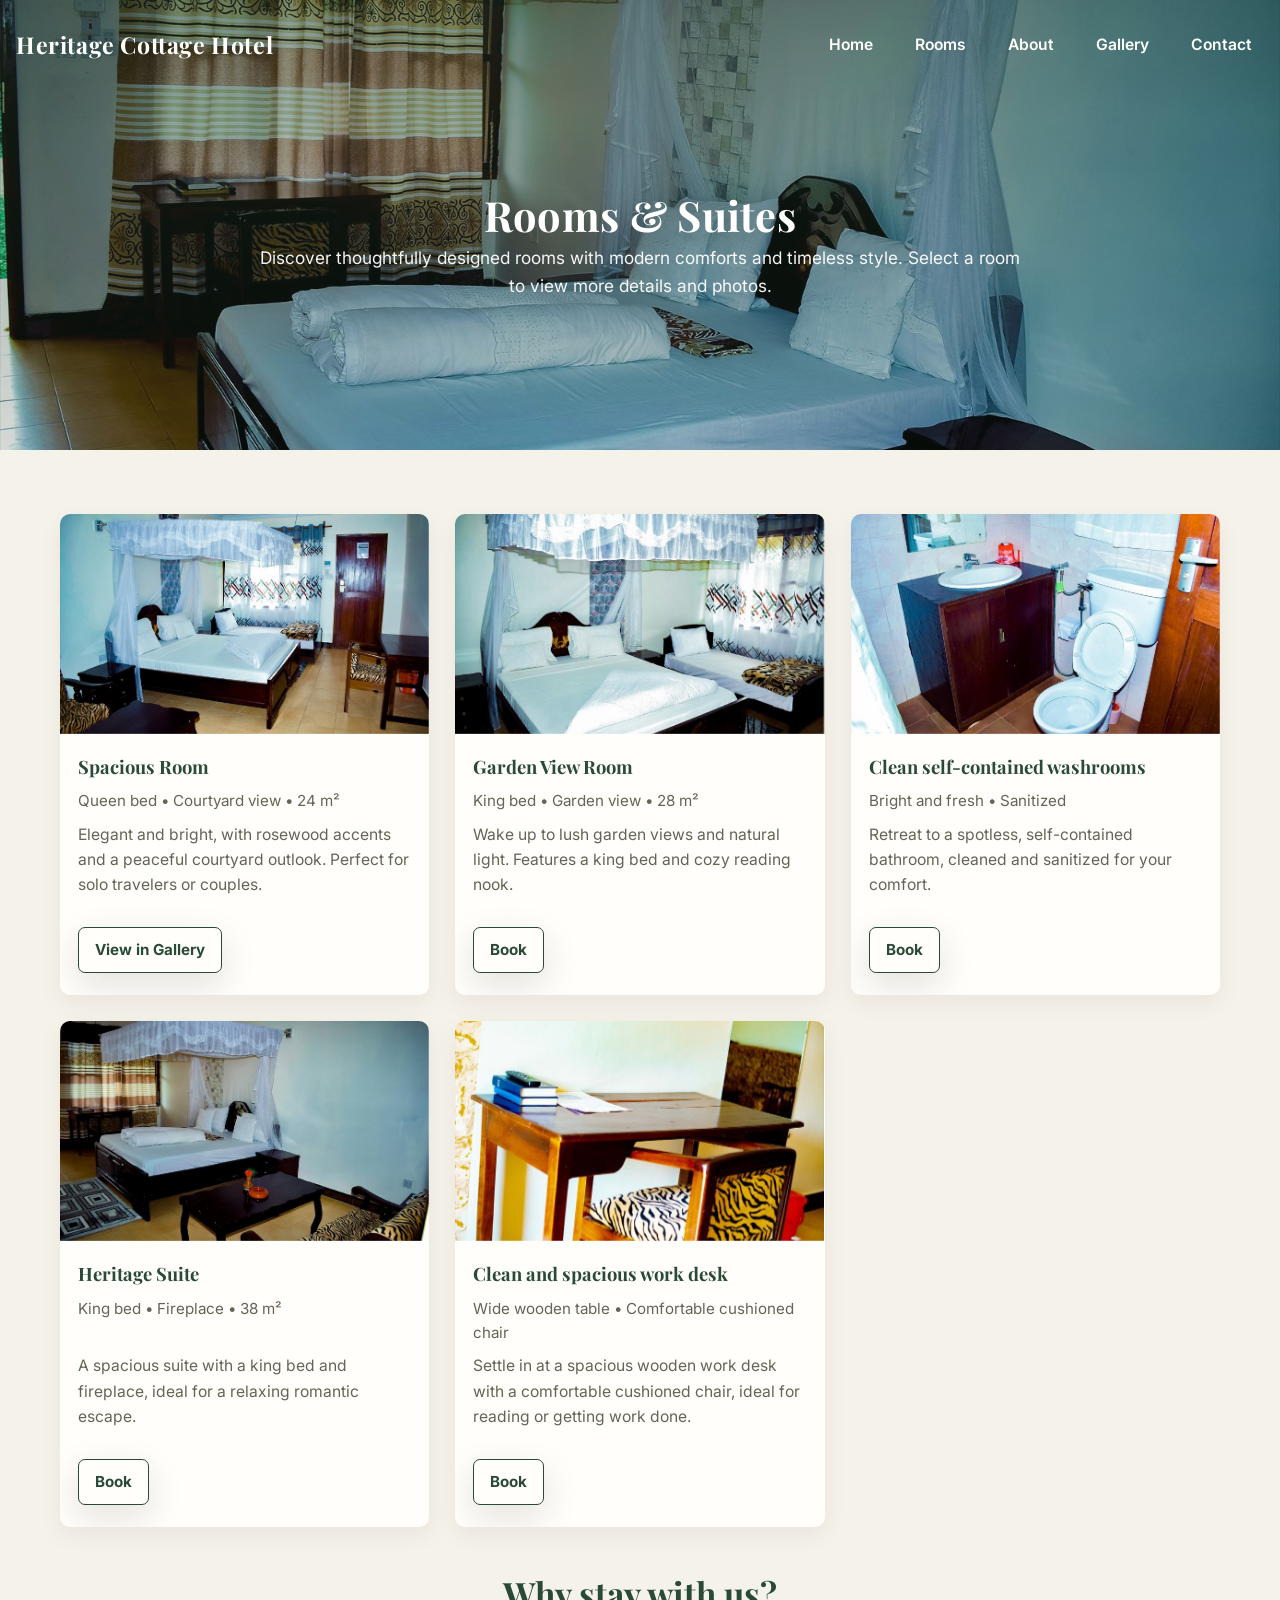
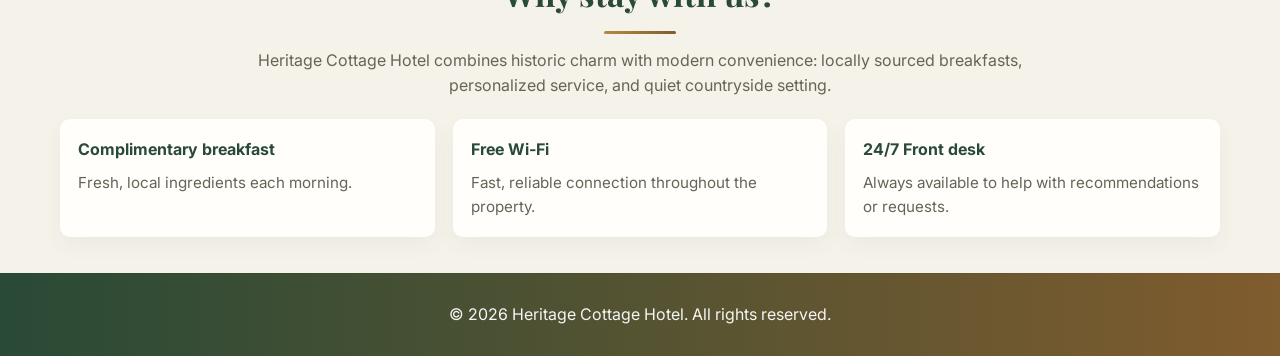
<file: rooms.html>
<!DOCTYPE html>
<html lang="en">
<head>
    <meta charset="UTF-8">
    <meta name="viewport" content="width=device-width, initial-scale=1.0">
    <title>Rooms — Heritage Cottage Hotel</title>
    <meta name="theme-color" content="#f5f2ea">
    <link rel="preconnect" href="https://fonts.googleapis.com">
    <link rel="preconnect" href="https://fonts.gstatic.com" crossorigin>
    <link href="https://fonts.googleapis.com/css2?family=Inter:wght@300;400;600&family=Playfair+Display:wght@400;700&display=swap" rel="stylesheet">
    <link rel="stylesheet" href="styles.css">
    <link rel="stylesheet" href="rooms.css">
    <script src="animations.js?v=2" defer></script>
</head>
<body>
    <header>
        <div class="container">
            <h1 data-animation="animate--fade-in">Heritage Cottage Hotel</h1>
            <nav id="primary-navigation" aria-label="Primary" data-animation="animate--fade-up">
                <ul>
                    <li><a href="index.html#home">Home</a></li>
                    <li><a href="rooms.html" aria-current="page">Rooms</a></li>
                    <li><a href="about.html">About</a></li>
                    <li><a href="gallery.html">Gallery</a></li>
                    <li><a href="contact.html">Contact</a></li>
                </ul>
            </nav>
        <button class="nav-toggle" type="button" aria-label="Open navigation menu" aria-controls="primary-navigation" aria-expanded="false">
            <span></span>
            <span></span>
            <span></span>
        </button>
        </div>
    </header>

    <main>
        <section class="hero rooms-hero">
            <div class="hero-content" data-animation="animate--scale-in">
                <h2>Rooms & Suites</h2>
                <p class="hero-sub">Discover thoughtfully designed rooms with modern comforts and timeless style. Select a room to view more details and photos.</p>
            </div>
        </section>

        <section class="rooms-list container">
            <div class="room-grid">
                <article class="room-card" data-animation="animate--fade-up">
                    <figure class="room-media">
                        <img src="assets/images/1600/_DSC0293.jpg" srcset="assets/images/800/_DSC0293.jpg 800w, assets/images/1600/_DSC0293.jpg 1600w" sizes="(max-width: 760px) 100vw, (max-width: 1100px) 50vw, 33vw" loading="lazy" decoding="async" alt="Rosewood Room">
                    </figure>
                    <div class="card-body">
                        <h3>Spacious Room</h3>
                        <p class="room-meta">Queen bed • Courtyard view • 24 m²</p>
                        <p class="room-desc">Elegant and bright, with rosewood accents and a peaceful courtyard outlook. Perfect for solo travelers or couples.</p>
                        <div class="card-foot">
                            <a class="btn" href="gallery.html">View in Gallery</a>
                        </div>
                    </div>
                </article>

                <article class="room-card">
                    <figure class="room-media">
                        <img src="assets/images/1600/_DSC0295.jpg" srcset="assets/images/800/_DSC0295.jpg 800w, assets/images/1600/_DSC0295.jpg 1600w" sizes="(max-width: 760px) 100vw, (max-width: 1100px) 50vw, 33vw" loading="lazy" decoding="async" alt="Garden View Room">
                    </figure>
                    <div class="card-body">
                        <h3>Garden View Room</h3>
                        <p class="room-meta">King bed • Garden view • 28 m²</p>
                        <p class="room-desc">Wake up to lush garden views and natural light. Features a king bed and cozy reading nook.</p>
                        <div class="card-foot">
                            <a class="btn" href="contact.html">Book</a>
                        </div>
                    </div>
                </article>

                <article class="room-card">
                    <figure class="room-media">
                        <img src="assets/images/1600/_DSC0286.jpg" srcset="assets/images/800/_DSC0286.jpg 800w, assets/images/1600/_DSC0286.jpg 1600w" sizes="(max-width: 760px) 100vw, (max-width: 1100px) 50vw, 33vw" loading="lazy" decoding="async" alt="Clean self-contained washroom">
                    </figure>
                    <div class="card-body">
                        <h3>Clean self-contained washrooms </h3>
                        <p class="room-meta">Bright and fresh • Sanitized</p>
                        <p class="room-desc">Retreat to a spotless, self-contained bathroom, cleaned and sanitized for your comfort.</p>
                        <div class="card-foot">
                            <a class="btn" href="contact.html">Book</a>
                        </div>
                    </div>
                </article>

                <article class="room-card">
                    <figure class="room-media">
                        <img src="assets/images/1600/_DSC0009.jpg" srcset="assets/images/800/_DSC0009.jpg 800w, assets/images/1600/_DSC0009.jpg 1600w" sizes="(max-width: 760px) 100vw, (max-width: 1100px) 50vw, 33vw" loading="lazy" decoding="async" alt="Heritage Suite room">
                    </figure>
                    <div class="card-body">
                        <h3>Heritage Suite</h3>
                        <p class="room-meta">King bed • Fireplace • 38 m²</p>
                        <p class="room-desc">A spacious suite with a king bed and fireplace, ideal for a relaxing romantic escape.</p>
                        <div class="card-foot">
                            <a class="btn" href="contact.html">Book</a>
                        </div>
                    </div>
                </article>

                <article class="room-card">
                    <figure class="room-media">
                        <img src="assets/images/1600/AV8A9588.JPG" srcset="assets/images/800/AV8A9588.JPG 800w, assets/images/1600/AV8A9588.JPG 1600w" sizes="(max-width: 760px) 100vw, (max-width: 1100px) 50vw, 33vw" loading="lazy" decoding="async" alt="Spacious work desk">
                    </figure>
                    <div class="card-body">
                        <h3>Clean and spacious work desk</h3>
                        <p class="room-meta">Wide wooden table • Comfortable cushioned chair</p>
                        <p class="room-desc">Settle in at a spacious wooden work desk with a comfortable cushioned chair, ideal for reading or getting work done.</p>
                        <div class="card-foot">
                            <a class="btn" href="contact.html">Book</a>
                        </div>
                    </div>
                </article>
            </div>
        </section>

        <section class="why container">
            <h2 class="section-title">Why stay with us?</h2>
            <p class="section-sub">Heritage Cottage Hotel combines historic charm with modern convenience: locally sourced breakfasts, personalized service, and quiet countryside setting.</p>
            <div class="benefits-grid">
                <div class="benefit">
                    <h4>Complimentary breakfast</h4>
                    <p>Fresh, local ingredients each morning.
                    </p>
                </div>
                <div class="benefit">
                    <h4>Free Wi‑Fi</h4>
                    <p>Fast, reliable connection throughout the property.</p>
                </div>
                <div class="benefit">
                    <h4>24/7 Front desk</h4>
                    <p>Always available to help with recommendations or requests.</p>
                </div>
            </div>
        </section>

    </main>

    <footer>
        <div class="container">
            <p>&copy; <span data-current-year></span> Heritage Cottage Hotel. All rights reserved.</p>
        </div>
    </footer>
</body>
</html>
</file>
<file: styles.css>
/* Professional theme for Heritage Cottage Hotel (Warm Heritage quick wins) */
:root{
    --bg: #F5F2EA;
    --surface: #FFFEFA;
    --muted: #666357;
    --text: #292B25;
    --primary: #294A36;
    --accent: #B58A43;
    --accent-2: #805C2E;
    --radius: 10px;
    --container: 1200px;
}

/* Solid on scroll for readability */
header.header--solid .container{
    background: rgba(255,255,255,0.96);
    border: 1px solid rgba(0,0,0,0.06);
    box-shadow: 0 10px 30px rgba(0,0,0,0.08);
}

/* Animations */
@keyframes fadeUp { from { opacity: 0; transform: translateY(30px); } to { opacity: 1; transform: translateY(0); } }
@keyframes fadeIn { from { opacity: 0; } to { opacity: 1; } }
@keyframes scaleIn { from { opacity: 0; transform: scale(0.95); } to { opacity: 1; transform: scale(1); } }

.animate { opacity: 0; }
.animate--fade-up { animation: fadeUp 0.6s ease-out forwards; }
.animate--fade-in { animation: fadeIn 0.6s ease-out forwards; }
.animate--scale-in { animation: scaleIn 0.6s ease-out forwards; }

/* Reset */
*{box-sizing:border-box;margin:0;padding:0}
html,body{height:100%}

body{
    font-family: 'Inter', system-ui, -apple-system, 'Segoe UI', Roboto, 'Helvetica Neue', Arial;
    color:var(--text);
    background:var(--bg);
    -webkit-font-smoothing:antialiased;
    -moz-osx-font-smoothing:grayscale;
    line-height:1.6;
}

.container{max-width:var(--container);margin:0 auto;padding:0 20px}

/* Utility */
.sr-only{position:absolute;width:1px;height:1px;padding:0;margin:-1px;overflow:hidden;clip:rect(0,0,0,0);white-space:nowrap;border:0}

/* Header (glassmorphism) */
header{
    position:fixed;
    top:12px;
    left:0;
    right:0;
    z-index:999;
    pointer-events:none; /* allow inner container to receive clicks */
}

/* Centered frosted glass bar inside the fixed header */
header .container{
    pointer-events:auto;
    display:flex;
    align-items:center;
    justify-content:space-between;
    padding:14px 0;
    margin:0;
    width:100%;
    max-width:none; /* override global .container max-width */
    background:transparent;
    border: none;
    border-radius:14px;
    box-shadow: none;
    backdrop-filter: none;
    -webkit-backdrop-filter: none;
}

header h1{font-family:'Playfair Display', serif;color:var(--surface);font-weight:700;font-size:1.45rem;letter-spacing:0.6px;margin:0;flex:0 0 auto;padding-left:16px}
header.header--solid h1{color:var(--primary)}

/* Push nav to the far right */
header .container nav{margin-left:auto;flex:0 0 auto;padding-right:16px}
header .container nav ul{margin:0}

nav ul{display:flex;gap:18px;list-style:none}
/* Rest (transparent) state: surface-colored links over hero */
header nav a{color:var(--surface);text-decoration:none;font-weight:600;font-size:0.98rem;padding:8px 12px;border-radius:8px;transition:all .16s ease}
header:not(.header--solid) nav a:hover,
header:not(.header--solid) nav a:focus{color:var(--surface);background:rgba(255,255,255,0.18);transform:translateY(-2px)}
/* Solid state: switch to brand color and lighter hover */
header.header--solid nav a{color:var(--primary)}
header.header--solid nav a:hover,
header.header--solid nav a:focus{color:var(--primary);background:rgba(0,0,0,0.06);transform:translateY(-2px)}

.nav-toggle{
    display:none;
    flex-direction:column;
    gap:5px;
    padding:10px;
    border:0;
    border-radius:8px;
    background:transparent;
    color:var(--surface);
    cursor:pointer;
}
.nav-toggle span{
    width:22px;
    height:2px;
    border-radius:2px;
    background:currentColor;
    transition:transform .2s ease, opacity .2s ease;
}
.nav-toggle[aria-expanded="true"] span:first-child{transform:translateY(7px) rotate(45deg)}
.nav-toggle[aria-expanded="true"] span:nth-child(2){opacity:0}
.nav-toggle[aria-expanded="true"] span:last-child{transform:translateY(-7px) rotate(-45deg)}
.nav-toggle:focus-visible{outline:2px solid var(--accent);outline-offset:3px}
header.header--solid .nav-toggle{color:var(--primary)}

/* Hero */
.hero{
    min-height:84vh;
    display:flex;align-items:center;justify-content:center;padding-top:84px;position:relative;
    color:#fff;text-align:center;overflow:hidden
}

/* Background slideshow */
.hero .slides{position:absolute;inset:0;z-index:0;overflow:hidden}
.hero .slide{position:absolute;inset:0;background-size:cover;background-position:center;opacity:0;transition:opacity 1.2s ease}
.hero .slide.is-active{opacity:1}
.hero .slides::after{content:"";position:absolute;inset:0;background:linear-gradient(180deg, rgba(0,0,0,0.4), rgba(0,0,0,0.4));pointer-events:none}

.hero-content{max-width:880px;padding:40px 20px;position:relative;z-index:1}
.hero h2{font-family:'Playfair Display',serif;font-size:clamp(2.2rem,5vw,3.6rem);margin-bottom:0.8rem;line-height:1.04;text-shadow:0 8px 30px rgba(0,0,0,0.48)}
.hero p{font-size:1.08rem;color:rgba(255,250,240,0.95);max-width:720px;margin:0 auto 1.6rem}

.btn{
    display:inline-block;
    padding:14px 26px;
    border-radius:12px;
    background: var(--surface);
    color: var(--primary);
    text-decoration:none;
    font-weight:700;
    box-shadow:0 12px 36px rgba(43,20,12,0.12);
    border: 1px solid var(--primary);
    transition:transform .18s ease, box-shadow .18s ease, background-color .2s ease
}
.btn:focus-visible{
    outline:2px solid color-mix(in oklab, var(--accent) 60%, white);
    outline-offset:3px;
    box-shadow:0 0 0 4px rgba(181,138,67,0.18), 0 12px 36px rgba(43,20,12,0.12);
}
.btn:hover{
    transform:translateY(-2px);
    background: var(--bg);
    box-shadow:0 18px 40px rgba(43,20,12,0.14);
}

/* Sections */
section{padding:68px 0; scroll-margin-top:96px}

h2.section-title{font-family:'Playfair Display',serif;font-size:2rem;color:var(--primary);text-align:center;margin-bottom:18px}
/* Decorative headings across sections (exclude hero which has its own style) */
section:not(.hero) h2{
    font-family:'Playfair Display',serif;
    color:var(--primary);
    font-size: clamp(1.6rem, 3.4vw, 2.1rem);
    text-align:center;
    position:relative;
    margin-bottom:14px;
}
section:not(.hero) h2::after{
    content:"";
    display:block;
    width:72px;
    height:3px;
    margin:10px auto 0;
    background:linear-gradient(90deg,var(--accent),var(--accent-2));
    border-radius:2px;
}
.section-sub{max-width:820px;margin:0 auto;color:var(--muted);text-align:center}
.home-contact-grid{display:grid;grid-template-columns:repeat(auto-fit,minmax(260px,1fr));gap:32px;align-items:start}
.home-contact-column{min-width:0}
.home-contact-column form{display:flex;gap:8px;max-width:420px}
.home-contact-column input{flex:1;min-width:0}

.rooms{background:transparent;padding-top:48px}
.room-grid{display:grid;grid-template-columns:repeat(auto-fit,minmax(280px,1fr));gap:26px;margin-top:28px}

.room-card{background:var(--surface);border-radius:var(--radius);overflow:hidden;box-shadow:0 8px 24px rgba(43,20,12,0.06);display:flex;flex-direction:column;transition:transform .22s ease,box-shadow .22s ease}
.room-card:hover{transform:translateY(-8px);box-shadow:0 22px 48px rgba(43,20,12,0.12)}
.room-card img{width:100%;height:220px;object-fit:cover;display:block;transition:transform .45s ease;will-change:transform}
.room-card:hover img{transform:scale(1.06)}
.room-card .card-body{padding:18px 18px 22px;flex:1;display:flex;flex-direction:column}
.room-card h3{font-family:'Playfair Display',serif;margin-bottom:8px;color:var(--primary);font-size:1.15rem}
.room-card p{color:var(--muted);flex:1}
.room-card .btn{margin-top:16px;padding:10px 16px;border-radius:7px;font-size:0.95rem}

/* About/Contact */
.about,.contact{background:transparent}
form{max-width:720px;margin:18px auto 0;display:grid;gap:12px}
input,textarea{width:100%;padding:12px 14px;border:1px solid rgba(15,15,15,0.06);border-radius:8px;background:#fff;box-shadow:inset 0 1px 0 rgba(255,255,255,0.5)}
input:focus,textarea:focus{outline:none;border-color:var(--primary);box-shadow:0 6px 18px rgba(181,138,67,0.12)}
textarea{min-height:140px;resize:vertical}
.btn { border: 1px solid var(--primary); }

/* Footer */
footer{background:linear-gradient(90deg,var(--primary),var(--accent-2));color:#fff;padding:28px 0;margin-top:36px;display:flex;align-items:center;justify-content:center;text-align:center;border-top:1px solid rgba(0,0,0,0.05)}
footer p{opacity:0.95;margin:0}

/* Responsive */
@media (max-width:900px){.hero h2{font-size:2.6rem}.hero p{font-size:1rem}}

/* Smooth scroll and small utilities */
html{scroll-behavior:smooth}
@media (prefers-reduced-motion: reduce){
  *, *::before, *::after{animation-duration:0.001ms !important; animation-iteration-count:1 !important; transition-duration:0.001ms !important;}
  html{scroll-behavior:auto}
}

/* Mobile polish */
body.nav-open{overflow:hidden}
@media (max-width:760px){
  header .container{position:relative;width:auto;margin:0 12px;padding:10px 12px;gap:8px}
  header h1{padding-left:4px;font-size:clamp(1rem,3.5vw,1.35rem);white-space:nowrap}
  .nav-toggle{display:flex;flex-shrink:0}
  header .container nav{
    position:absolute;
    top:calc(100% + 8px);
    left:0;
    right:0;
    z-index:1000;
    margin:0;
    padding:0;
    border-radius:12px;
    background:rgba(255,254,250,0.98);
    box-shadow:0 5px 16px rgba(0,0,0,0.16);
    max-height:0;
    overflow:hidden;
    visibility:hidden;
    pointer-events:none;
    transition:max-height .3s ease, visibility 0s linear .3s;
  }
  header .container nav.active{
    max-height:320px;
    visibility:visible;
    pointer-events:auto;
    transition:max-height .3s ease;
  }
  header .container nav ul{flex-direction:column;gap:0;padding:8px;margin:0}
  header .container nav li{width:100%}
  header .container nav a,
  header.header--solid .container nav a,
  header:not(.header--solid) .container nav a{
    display:block;
    width:100%;
    padding:11px 14px;
    color:var(--primary);
    transform:none;
  }
  header .container nav a:hover,
  header .container nav a:focus-visible{background:#ddd6c9;color:var(--primary)}
}
@media (max-width:640px){
  section{padding:48px 0}
  .room-card img{height:180px}
}

/* End of styles */
</file>
<file: about.css>
/* Page-specific styles for about.html */

.about-hero {
    min-height: 40vh;
    background-image: linear-gradient(180deg, 
        rgba(35,59,43,0.48),
        rgba(35,59,43,0.18)
    ),
    url('assets/images/1600/AV8A9515.JPG');
    background-position: top;
    background-size: cover;
    padding-top: 110px; /* account for fixed header */
}

.about-hero .hero-content{
    padding: 40px 20px
}
.about-hero h2{
    font-size: clamp(1.8rem, 4.6vw, 2.6rem); 
    margin-bottom: 8px; 
    letter-spacing: 0.3px; 
    text-shadow: 0 8px 30px rgba(0,0,0,0.35); 
    color:#fff
}
.about-hero .hero-sub{
    color: rgba(255,255,255,0.95); 
    max-width: 780px; 
    margin: 0 auto
}

/* Manager's Welcome Note */
.welcome {
    padding: 60px 0;
}

.manager-note {
    max-width: 800px;
    margin: 0 auto;
    background: var(--surface);
    border-radius: var(--radius);
    box-shadow: 0 10px 30px rgba(41,74,54,0.09);
    padding: 40px;
}

.note-content h3 {
    font-family: 'Playfair Display', serif;
    color: var(--primary);
    font-size: 1.8rem;
    margin-bottom: 24px;
    text-align: center;
}

.message p {
    margin-bottom: 16px;
    line-height: 1.7;
    color: var(--text);
}

.signature {
    margin-top: 32px;
    display: flex;
    flex-direction: column;
    gap: 4px;
}

.signature strong {
    font-size: 1.1rem;
    color: var(--primary);
}

.signature span {
    color: var(--muted);
}

.signature a {
    color: var(--accent-2);
    text-decoration: none;
}

.signature a:hover {
    text-decoration: underline;
}

/* Services & Facilities */
.services-facilities {
    padding: 60px 0;
    background: var(--bg);
}

.services-grid {
    display: grid;
    grid-template-columns: repeat(auto-fit, minmax(280px, 1fr));
    gap: 24px;
    margin-top: 40px;
}

.service-card {
    background: var(--surface);
    padding: 24px;
    border-radius: var(--radius);
    box-shadow: 0 8px 24px rgba(41,74,54,0.07);
    transition: transform .2s ease, box-shadow .22s ease;
}

.service-card:hover {
    transform: translateY(-4px);
    box-shadow: 0 22px 48px rgba(43,20,12,0.12);
}

.service-card h4 {
    color: var(--primary);
    font-family: 'Playfair Display', serif;
    margin-bottom: 16px;
    font-size: 1.2rem;
}

.service-card ul {
    list-style: none;
    padding: 0;
}

.service-card li {
    color: var(--muted);
    margin-bottom: 8px;
    padding-left: 20px;
    position: relative;
}

.service-card li::before {
    content: "•";
    color: var(--accent);
    position: absolute;
    left: 0;
}

/* Safety Section */
.safety {
    padding: 60px 0;
}

.safety-grid {
    display: grid;
    grid-template-columns: repeat(auto-fit, minmax(280px, 1fr));
    gap: 24px;
    margin-top: 40px;
}

.safety-item {
    text-align: center;
    padding: 24px;
}

.safety-item h4 {
    color: var(--primary);
    font-family: 'Playfair Display', serif;
    margin-bottom: 12px;
}

.safety-item p {
    color: var(--muted);
    line-height: 1.6;
}

/* Responsive adjustments */
@media (max-width: 768px) {
    .manager-note {
        padding: 24px;
        margin: 0 16px;
    }

    .services-grid,
    .safety-grid {
        grid-template-columns: 1fr;
    }

    .about-hero {
        min-height: 30vh;
    }
}

/* Animation for cards */
.service-card {
    animation: fadeIn 0.6s ease-out;
}

@keyframes fadeIn {
    from {
        opacity: 0;
        transform: translateY(20px);
    }
    to {
        opacity: 1;
        transform: translateY(0);
    }
}
</file>
<file: contact.css>
/* Contact page styles (complements styles.css) */

.contact-hero{min-height:40vh;background-position:bottom;background-size:cover;background-image:linear-gradient(180deg, rgba(35,59,43,0.5), rgba(35,59,43,0.2)),url('assets/images/1600/_DSC0304.jpg');padding-top:110px}
.contact-hero .hero-content{padding:40px 20px}
.contact-hero h2{font-size:clamp(1.9rem,4.8vw,2.7rem);color:#fff;margin-bottom:8px;letter-spacing:.3px;text-shadow:0 8px 30px rgba(0,0,0,.35)}
.contact-hero .hero-sub{color:rgba(255,255,255,0.95);max-width:780px;margin:0 auto}

.contact-section{padding:48px 0}
.contact-grid{display:grid;grid-template-columns:1fr 1fr;gap:28px;align-items:start}
.contact-card{background:var(--surface);padding:22px;border-radius:12px;box-shadow:0 10px 30px rgba(41,74,54,0.07);transition:transform .2s ease, box-shadow .22s ease}
.contact-card:hover{transform:translateY(-4px);box-shadow:0 22px 48px rgba(43,20,12,0.12)}
.contact-card h3{font-family:'Playfair Display',serif;color:var(--primary);margin-bottom:14px}
.contact-info p{color:var(--muted);margin-bottom:8px}

.social-icons{display:flex;gap:12px;margin-top:10px}
.social-link{display:inline-flex;align-items:center;justify-content:center;width:44px;height:44px;border-radius:50%;color:#fff;text-decoration:none;box-shadow:0 4px 12px rgba(31,40,32,0.16);transition:transform .18s ease, box-shadow .22s ease, filter .18s ease}
.social-link:hover{transform:translateY(-2px);filter:brightness(.92);box-shadow:0 8px 18px rgba(31,40,32,0.2)}
.social-link:focus-visible{outline:3px solid var(--primary);outline-offset:3px}
.social-link svg{display:block}
.social-link--facebook{background:#1877F2}
.social-link--instagram{background:linear-gradient(135deg,#FEDA75 0%,#FA7E1E 32%,#D62976 68%,#962FBF 100%)}
.social-link--whatsapp{background:#25D366}

.contact-form-el{display:grid;gap:10px}
.contact-form-el label{font-size:0.9rem;color:var(--muted)}
.contact-form-el input,
.contact-form-el textarea{padding:12px;border-radius:8px;border:1px solid rgba(41,74,54,0.13)}
.contact-form-el input:focus,
.contact-form-el textarea:focus{outline:none;border-color:var(--primary);box-shadow:0 6px 18px rgba(181,138,67,0.12)}
.contact-form-el textarea{min-height:120px}

.map-placeholder{
    margin-top:16px;
    border-radius:8px;
    overflow:hidden;
    background:linear-gradient(180deg,rgba(245,242,234,0.8),var(--surface));
}

.map-embed{width:100%;height:300px;border:0;display:block}
.map-note{font-size:0.95rem;color:var(--muted);text-align:center;padding:10px}
.map-open-link{text-align:center;margin:6px}

.map-link{color:var(--primary);text-decoration:underline;font-weight:600}
.map-link:hover{color:var(--accent-2)}

/* Responsive */
@media (max-width:900px){
    .contact-grid{grid-template-columns:1fr}
    .contact-hero{padding-top:100px}
}
</file>
<file: gallery.css>
/* Gallery page styles */
.gallery-hero {
    background: linear-gradient(rgba(0, 0, 0, 0.35), rgba(0, 0, 0, 0.35)),
                url('assets/images/1600/IMG_9619.JPG');
    background-position: center;
    background-size: cover;
    min-height: 40vh;
    padding-top: 110px; /* account for fixed header */
}

.gallery-grid {
    display: grid;
    grid-template-columns: repeat(auto-fill, minmax(300px, 1fr));
    gap: 2rem;
    padding: 4rem 0;
}

.gallery-item {
    position: relative;
    border-radius: var(--radius);
    overflow: hidden;
    aspect-ratio: 3/2;
    cursor: pointer;
    box-shadow: 0 8px 24px rgba(43,20,12,0.06);
    transition: transform 0.3s ease, box-shadow .22s ease;
}

.gallery-item:hover {
    transform: scale(1.02);
    box-shadow: 0 22px 48px rgba(43,20,12,0.12);
}

.gallery-item img {
    width: 100%;
    height: 100%;
    object-fit: cover;
    transition: transform 0.3s ease;
}

.gallery-item:hover img {
    transform: scale(1.1);
}

.gallery-item:focus-visible{
    outline:3px solid var(--accent);
    outline-offset:3px;
}

.gallery-caption {
    position: absolute;
    bottom: 0;
    left: 0;
    right: 0;
    background: linear-gradient(transparent, rgba(0, 0, 0, 0.8));
    color: white;
    padding: 1.5rem 1rem 1rem;
    transform: translateY(100%);
    transition: transform 0.3s ease;
}

.gallery-item:hover .gallery-caption {
    transform: translateY(0);
}

.gallery-item:focus-visible .gallery-caption {
    transform: translateY(0);
}

.gallery-item[hidden] {
    display:none;
}

.gallery-categories {
    display: flex;
    gap: 1rem;
    flex-wrap: wrap;
    margin: 7rem 0 2rem 0;
    padding: 0 1rem;
}

.category-btn {
    padding: 0.5rem 1.5rem;
    border: 1px solid var(--primary);
    border-radius: 2rem;
    background: transparent;
    color: var(--primary);
    cursor: pointer;
    transition: all 0.3s ease;
}

.category-btn:hover,
.category-btn.active {
    background: var(--primary);
    color: white;
}

.category-btn:focus-visible{
    outline:2px solid color-mix(in oklab, var(--accent) 60%, white);
    outline-offset:3px
}

/* Lightbox styles */
.lightbox {
    position: fixed;
    inset: 0;
    width: 100%;
    height: 100%;
    max-width:none;
    max-height:none;
    margin:auto;
    padding:0;
    border:0;
    color:white;
    background: rgba(0, 0, 0, 0.9);
    display: none;
    justify-content: center;
    align-items: center;
    z-index: 1000;
}

.lightbox[open] {
    display: flex;
}

.lightbox::backdrop {
    background:rgba(0,0,0,0.9);
}

.lightbox img {
    max-width: 90%;
    max-height: 90vh;
    object-fit: contain;
}

.lightbox-close {
    position: absolute;
    top: 1rem;
    right: 1rem;
    color: white;
    font-size: 2rem;
    cursor: pointer;
    background: none;
    border: none;
    padding: 0.5rem;
}

.lightbox-close:focus-visible,
.lightbox-nav button:focus-visible{
    outline:2px solid var(--accent);
    outline-offset:3px;
}

.lightbox-nav {
    position: absolute;
    bottom: 2rem;
    left: 50%;
    transform: translateX(-50%);
    display: flex;
    gap: 1rem;
}

.lightbox-nav button {
    background: white;
    border: none;
    padding: 0.5rem 1rem;
    border-radius: 2rem;
    cursor: pointer;
    opacity: 0.8;
    transition: opacity 0.3s ease;
}

.lightbox-nav button:hover {
    opacity: 1;
}

@media (max-width: 768px) {
    .gallery-grid {
        grid-template-columns: repeat(auto-fill, minmax(250px, 1fr));
        gap: 1rem;
        padding: 2rem 0;
    }
    
    .gallery-caption {
        transform: translateY(0);
        padding: 1rem 0.75rem 0.75rem;
    }
}
</file>
<file: rooms.css>
/* Page-specific styles for rooms.html — complements styles.css */

.rooms-hero{
    min-height:50vh;
    background-position:center;
    background-size:cover;
    background-image:linear-gradient(180deg, 
        rgba(35,59,43,0.48),
        rgba(35,59,43,0.18)
    ),
    url('assets/images/1600/_DSC0013.jpg');
    padding-top:110px;
    position:relative;
}
.rooms-hero .hero-content{padding:48px 20px}
.rooms-hero h2{font-size:clamp(1.8rem,4.6vw,2.6rem);margin-bottom:8px;letter-spacing:0.3px;text-shadow:0 8px 30px rgba(0,0,0,0.35)}
.rooms-hero .hero-sub{color:rgba(255,255,255,0.95);max-width:780px;margin:0 auto}

.rooms-list{padding-top:36px;padding-bottom:40px}

.card-body{padding:18px 18px 20px;display:flex;flex-direction:column}
.room-meta{color:var(--muted);font-size:0.95rem;margin-bottom:8px}
.room-desc{color:var(--muted);font-size:0.98rem;margin-bottom:14px}
.card-foot{display:flex;align-items:center;justify-content:space-between;gap:12px}

.benefits-grid{display:grid;grid-template-columns:repeat(auto-fit,minmax(220px,1fr));gap:18px;margin-top:20px}
.benefit{background:var(--surface);padding:18px;border-radius:10px;box-shadow:0 8px 20px rgba(41,74,54,0.05)}
.benefit h4{margin-bottom:8px;color:var(--primary)}
.benefit p{color:var(--muted);font-size:0.95rem}

/* Mobile tweaks */
@media (max-width:760px){
    .rooms-hero{padding-top:100px}
}

@media (max-width:420px){
    .hero-content h2{font-size:1.6rem}
    .room-media img{height:180px}
}
</file>
